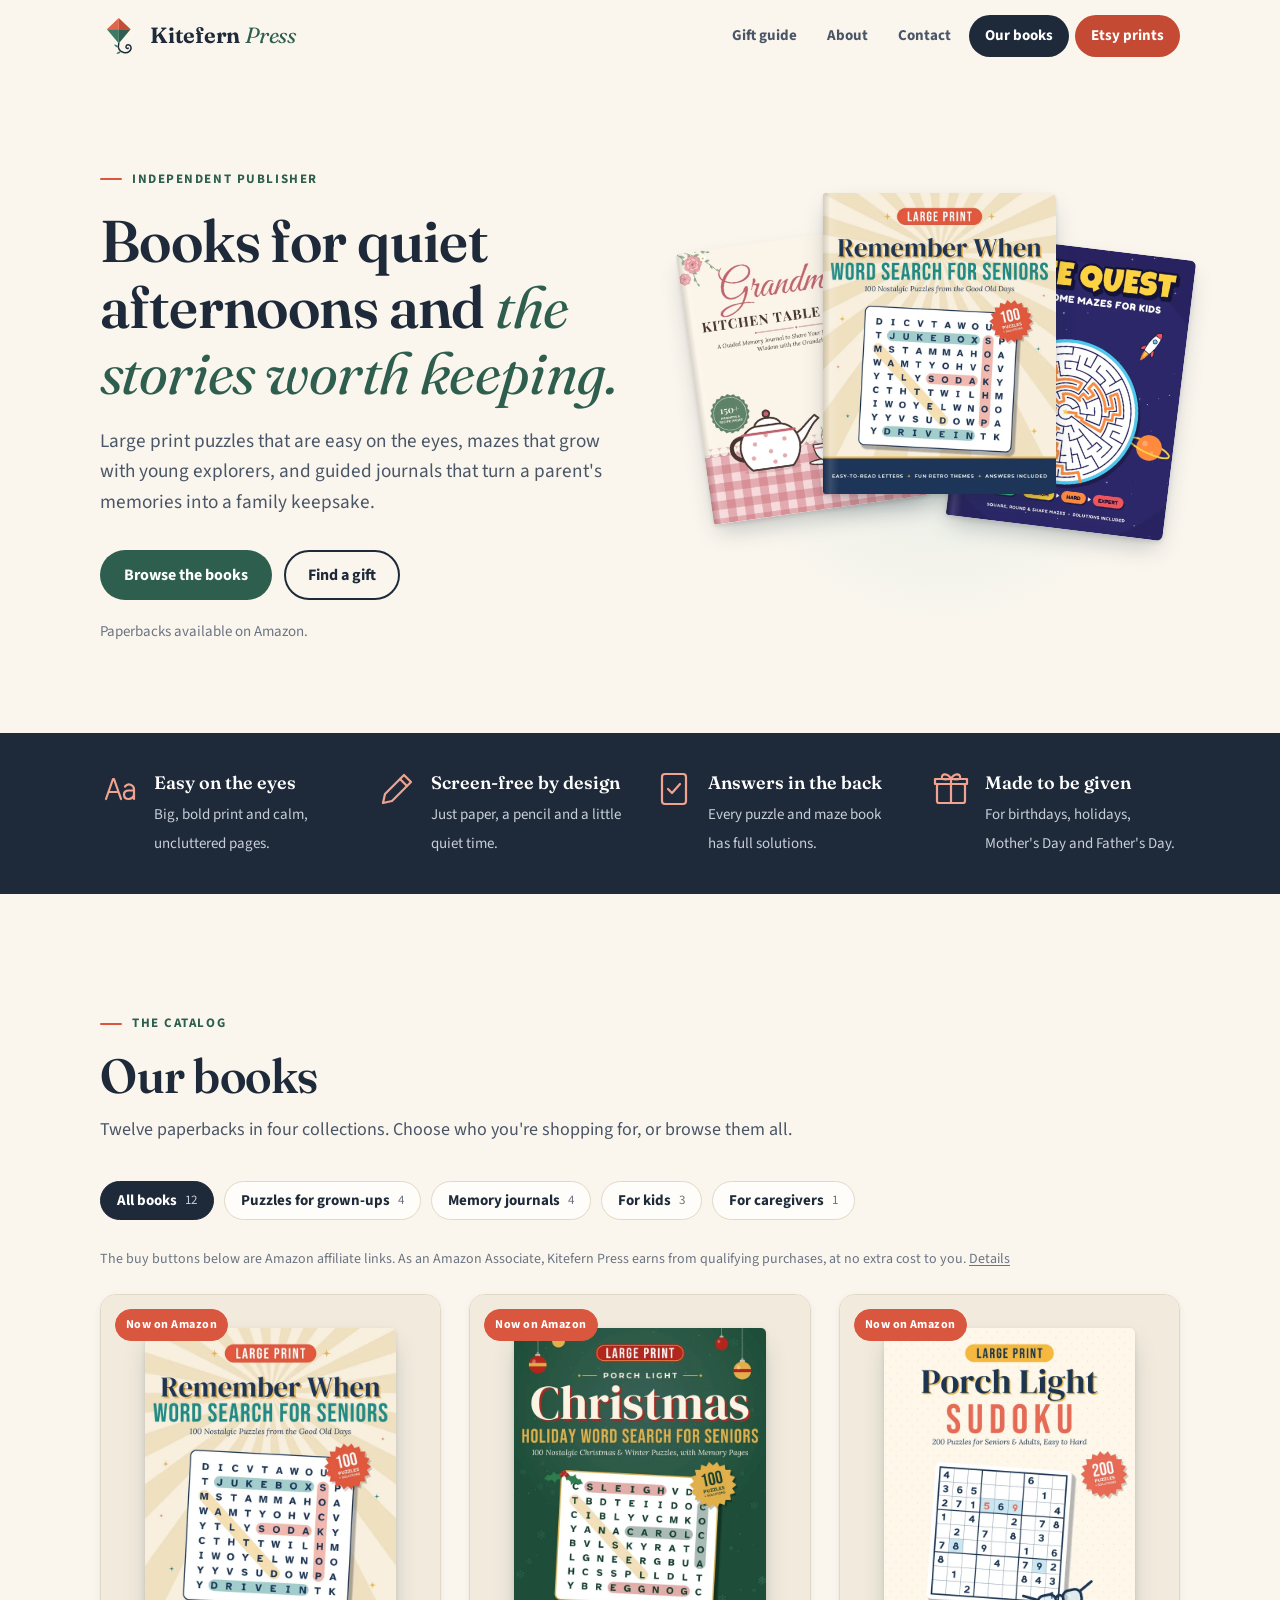
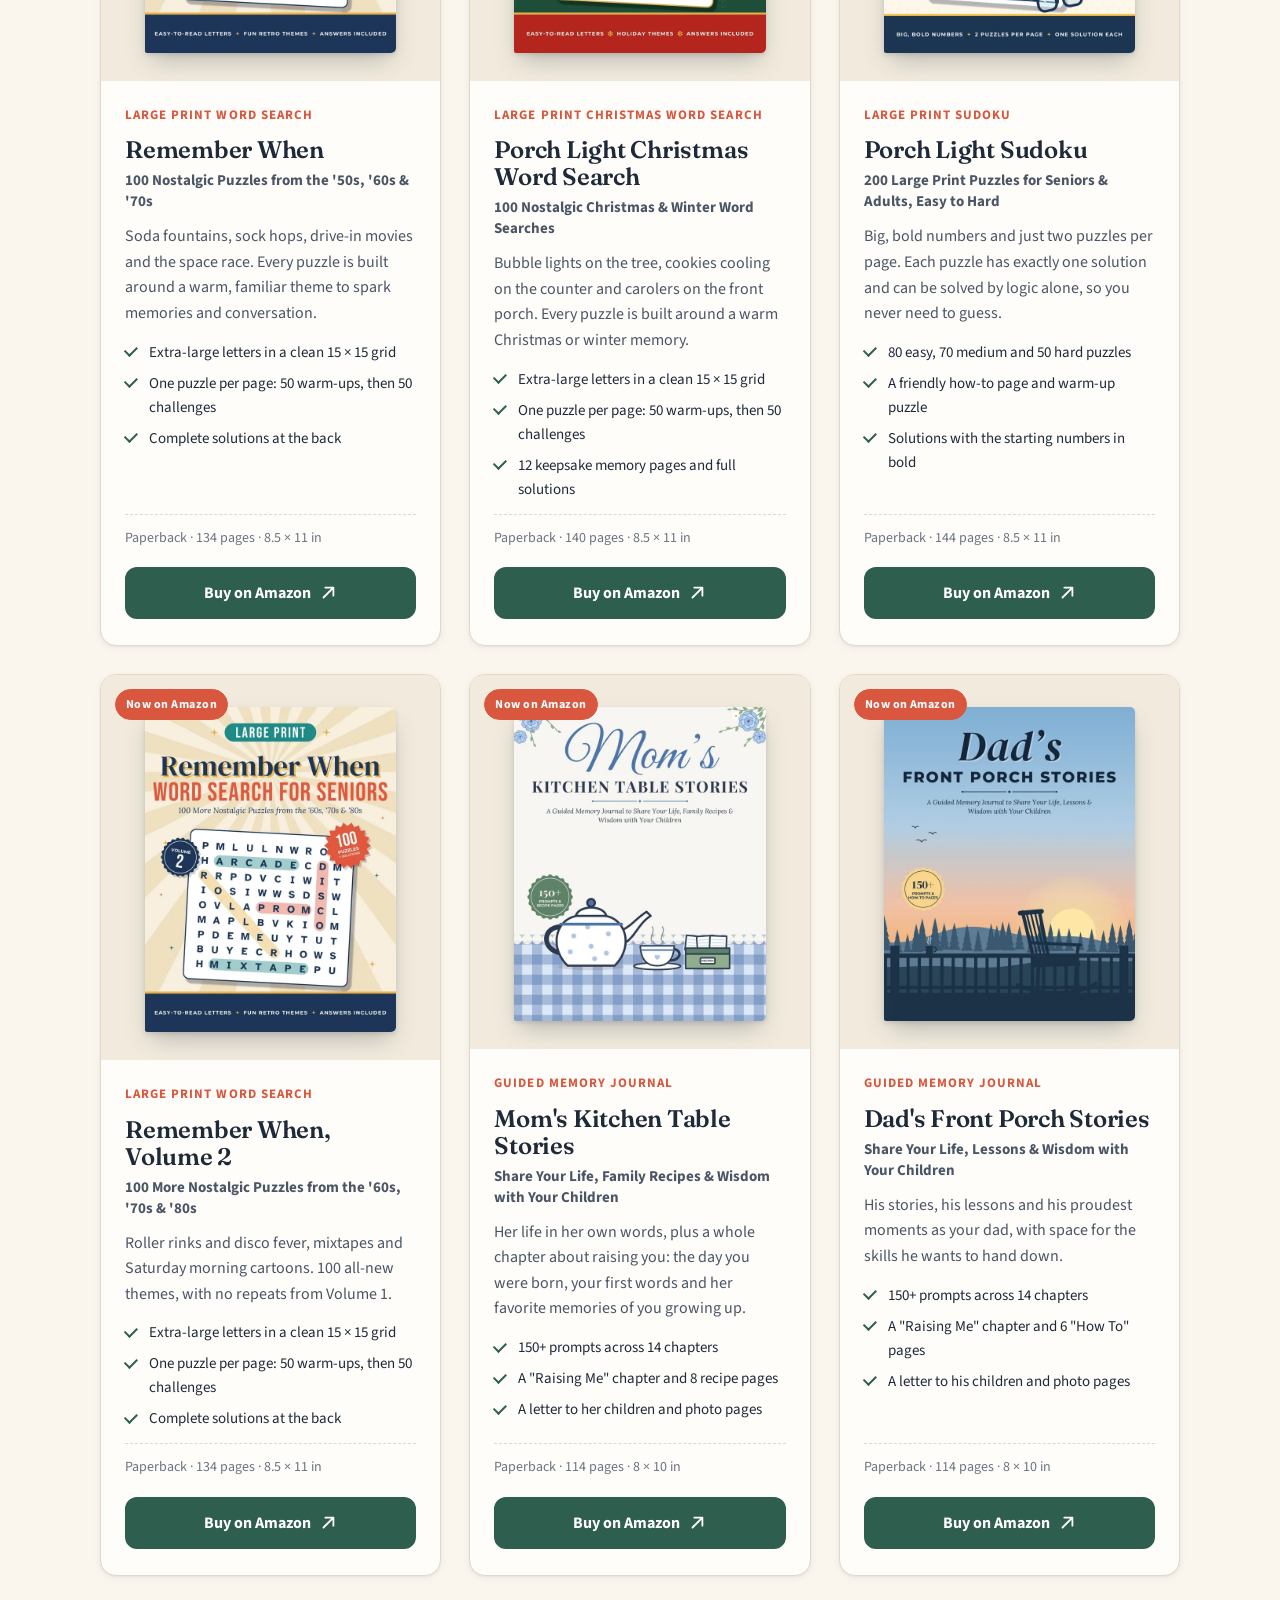
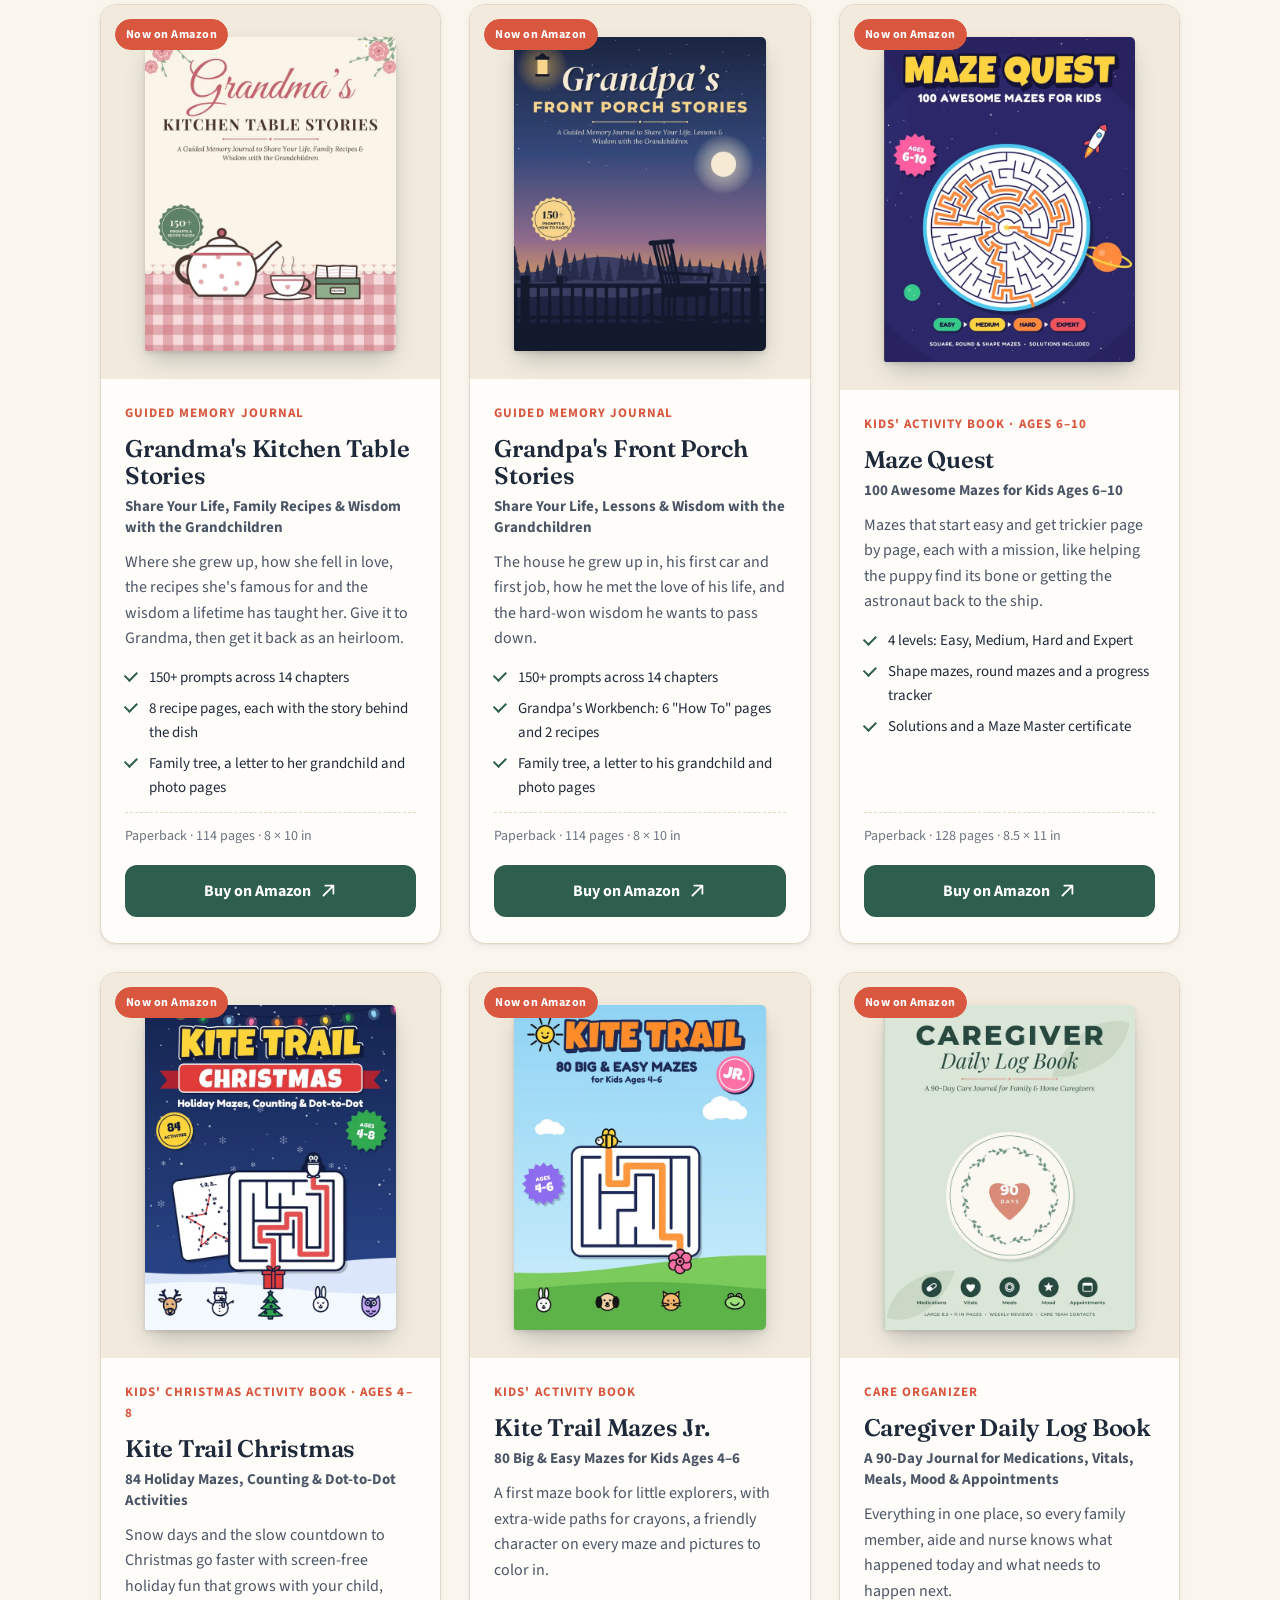
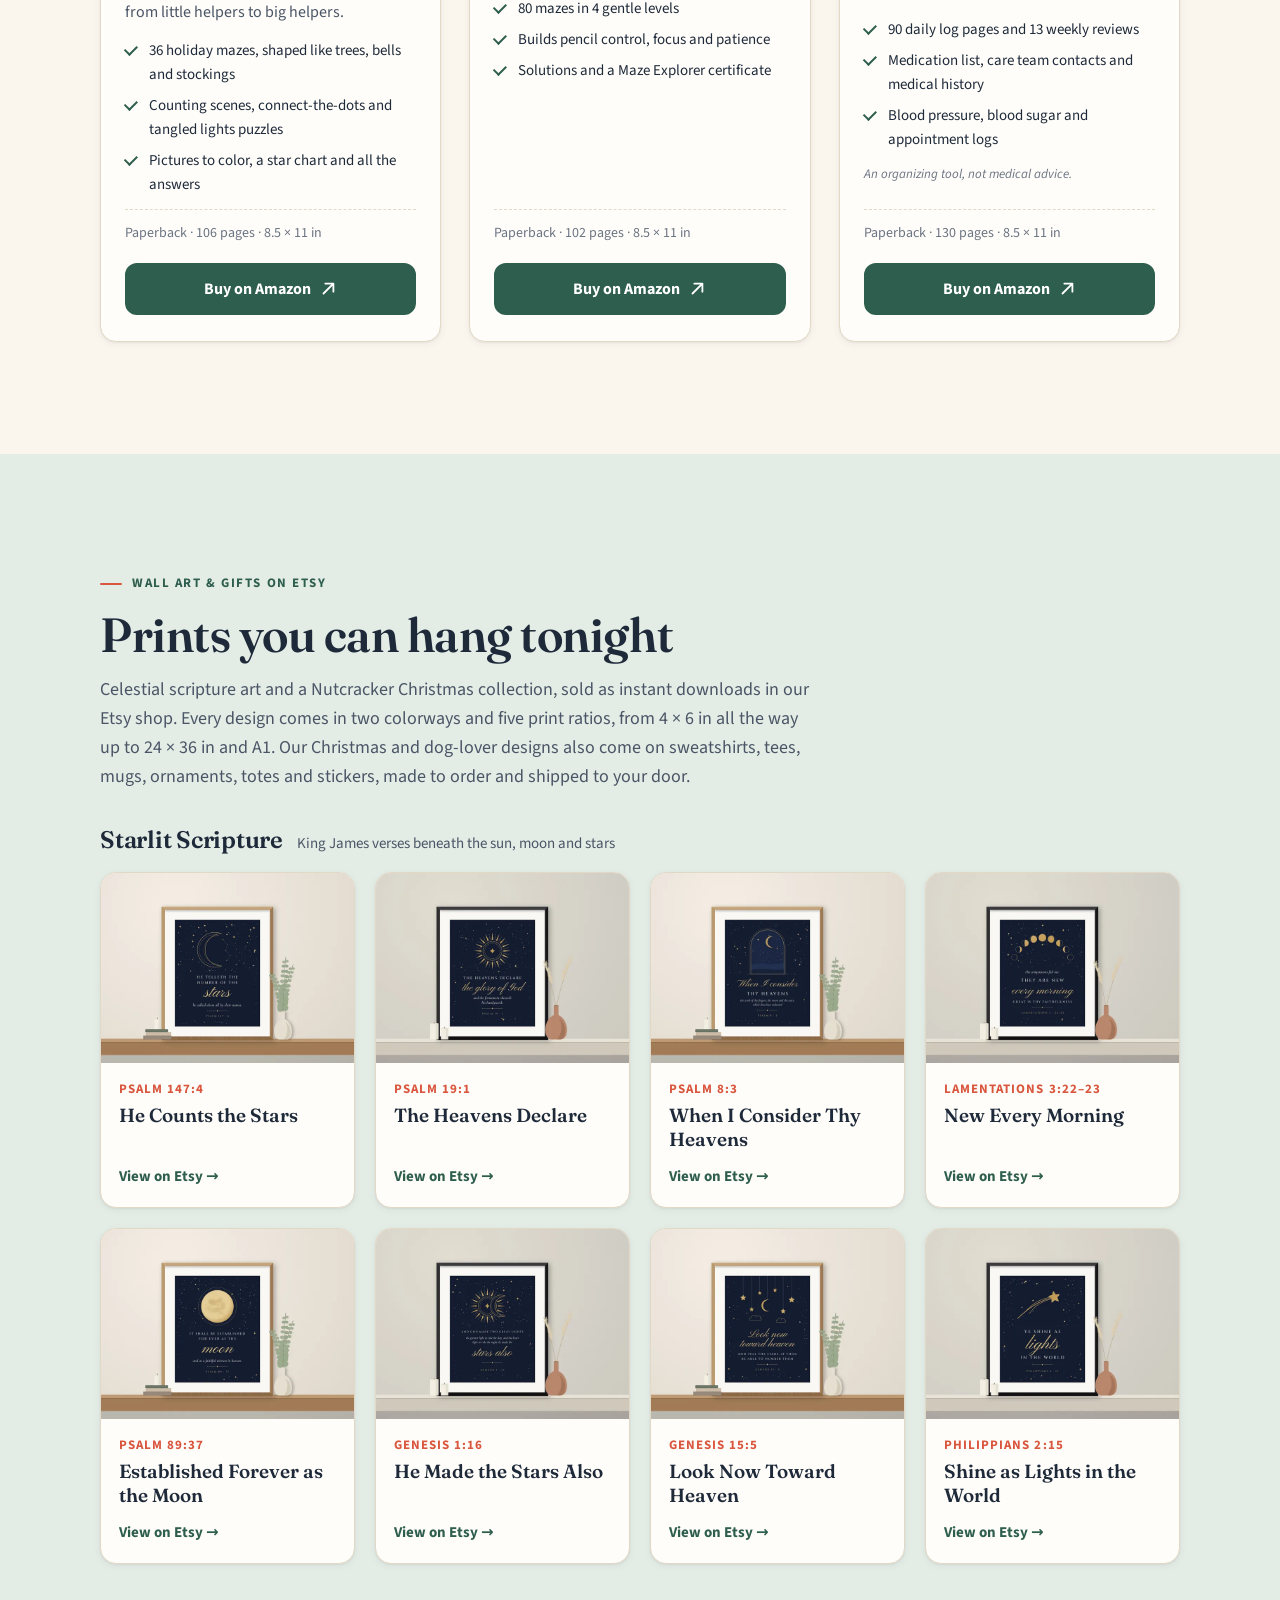
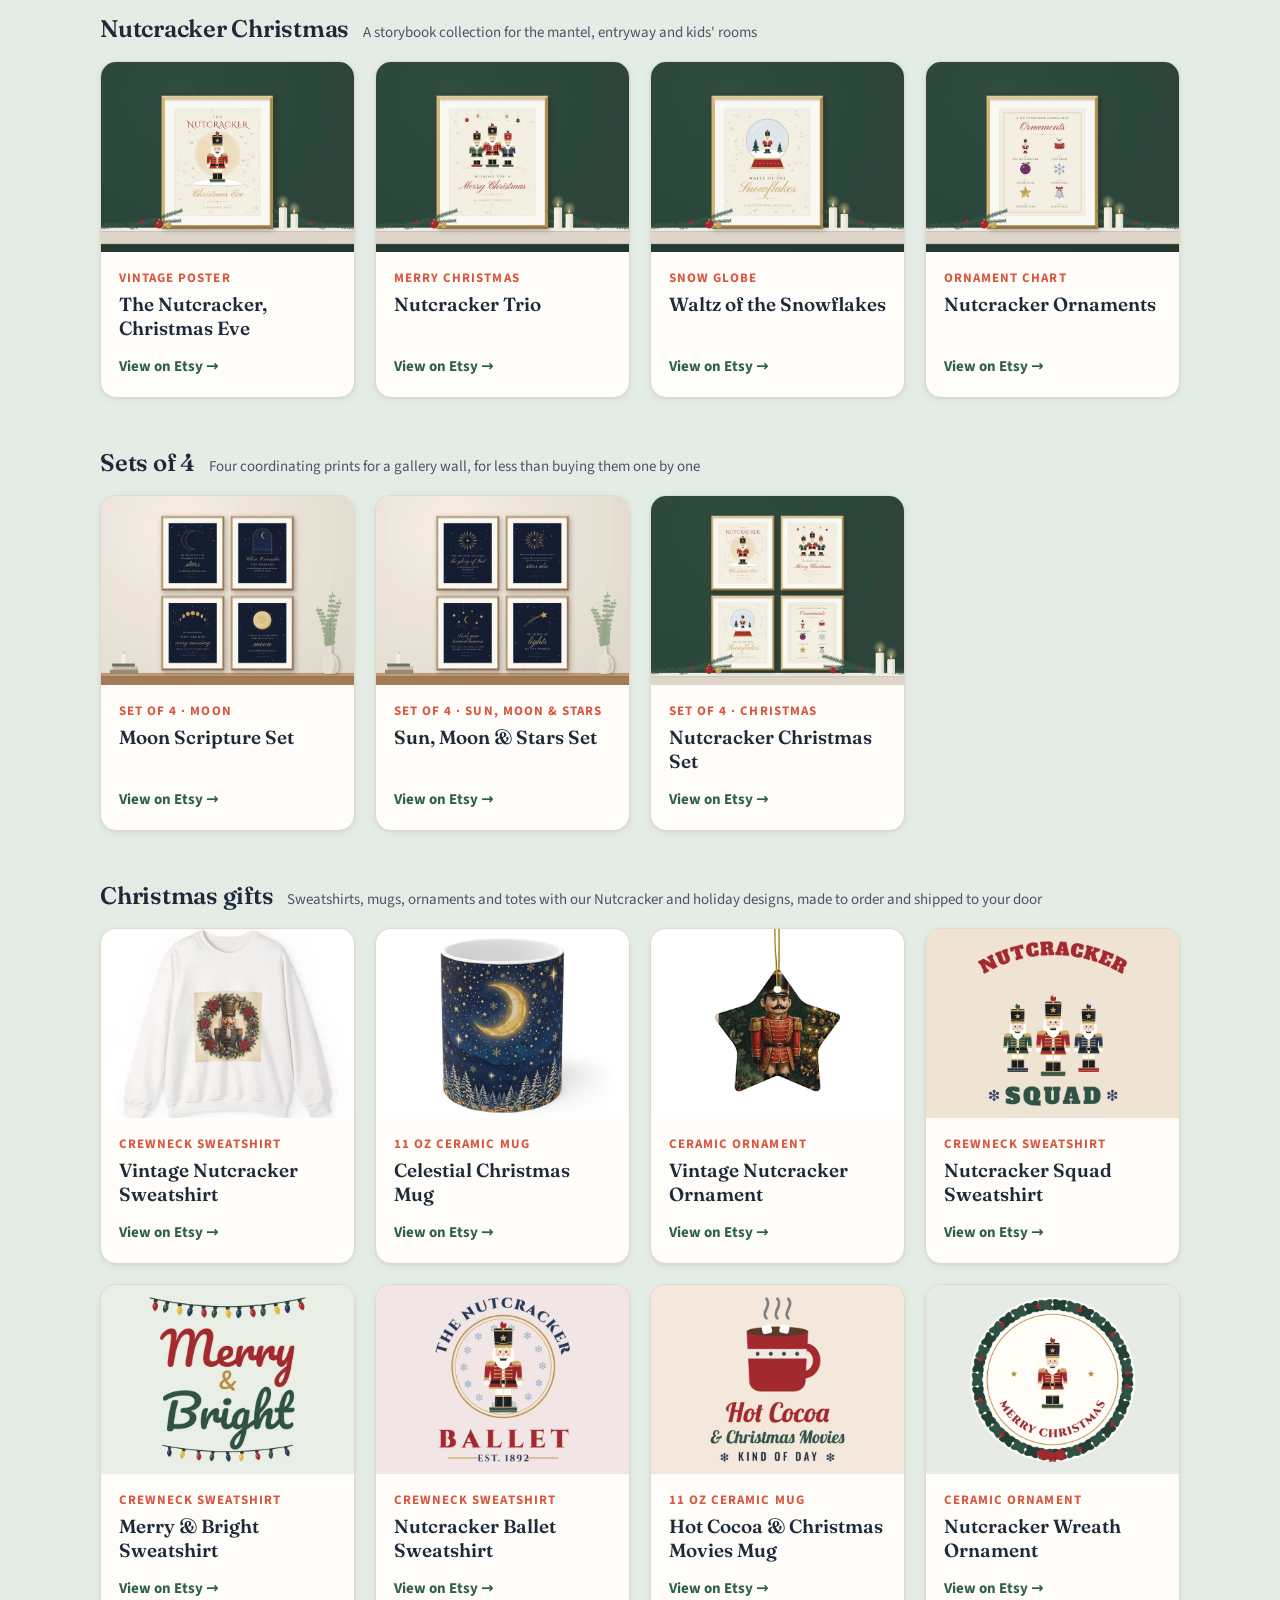
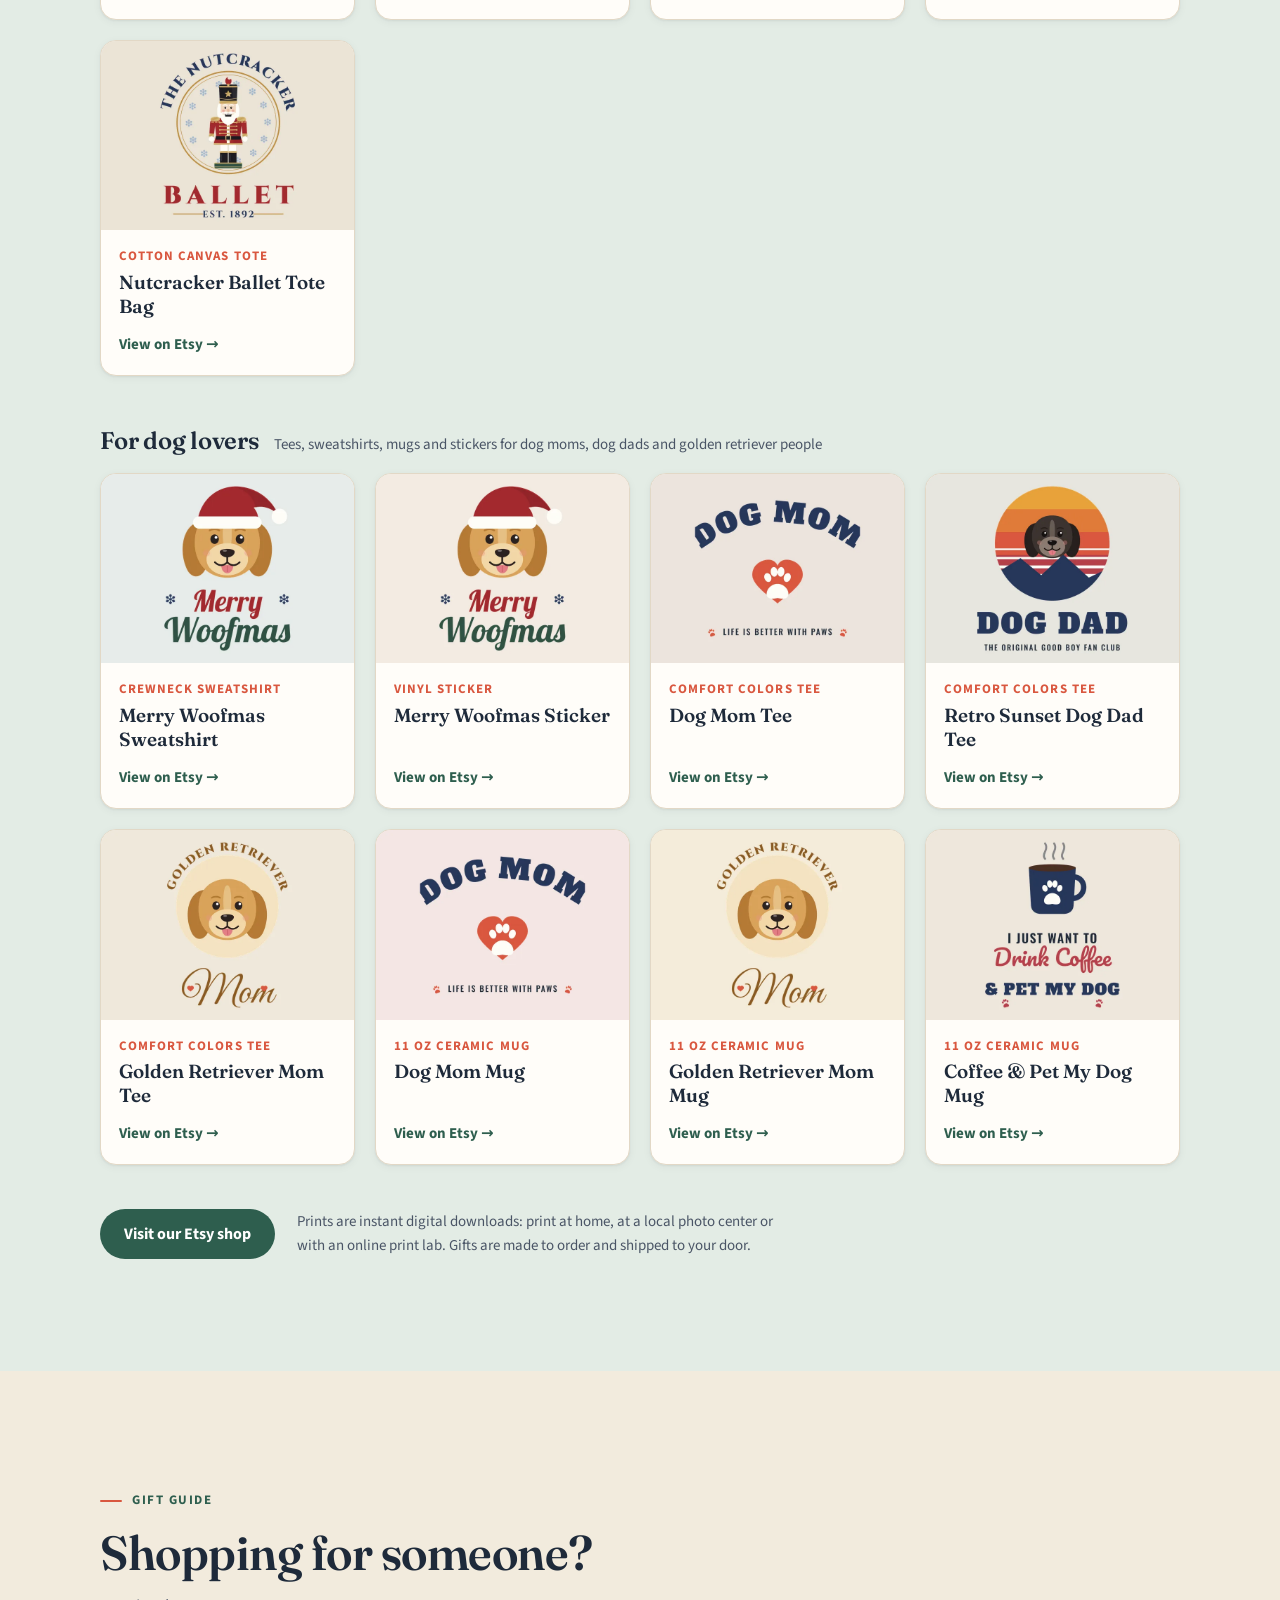
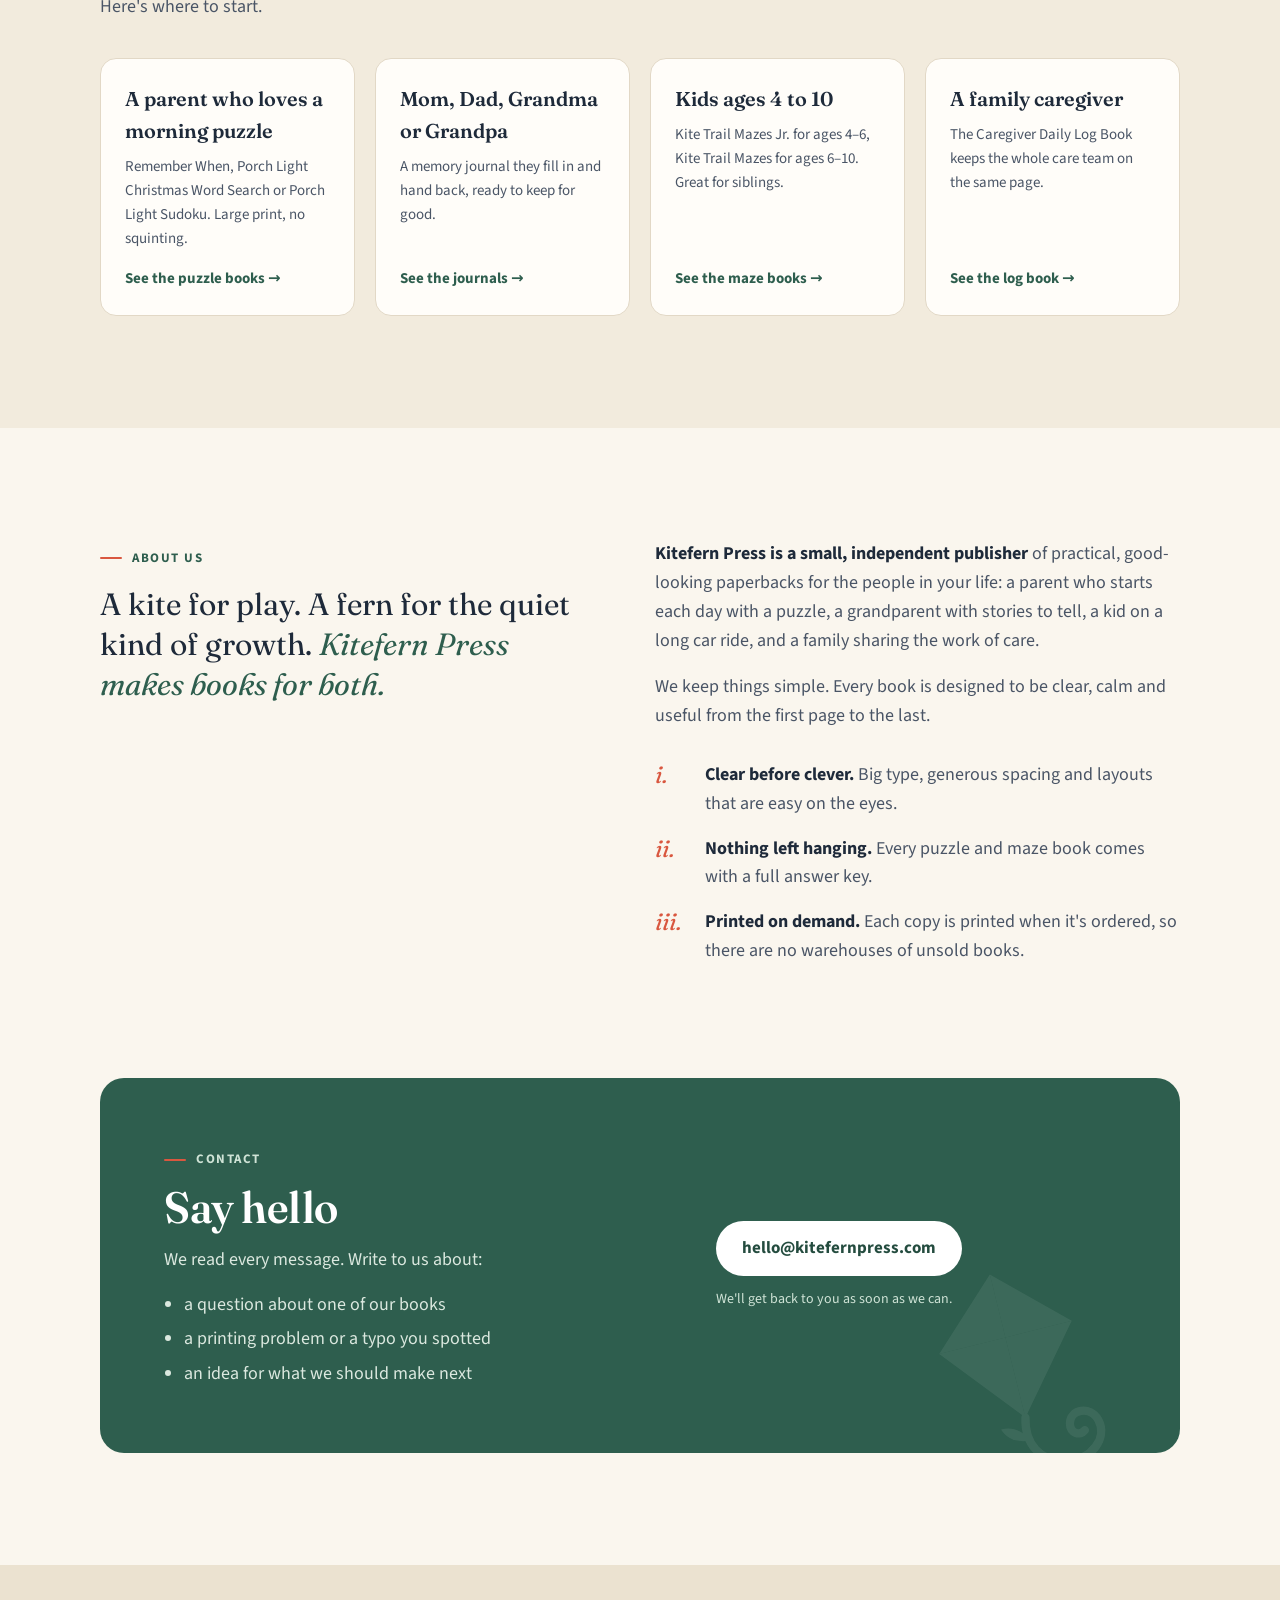
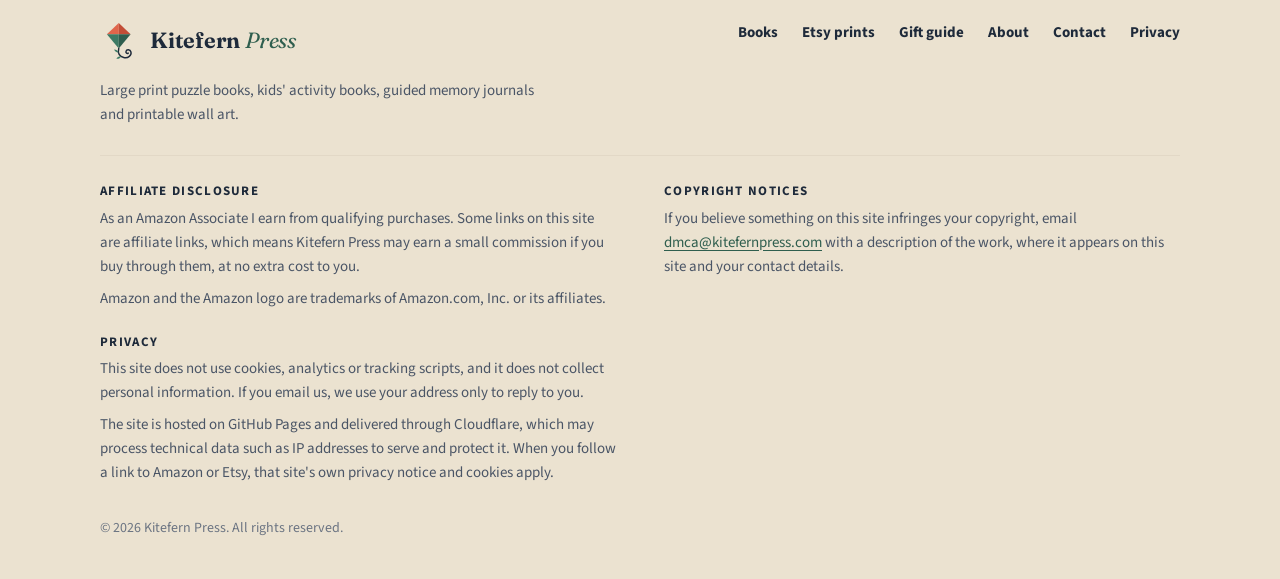
<file: index.html>
<!doctype html>
<html lang="en">
<head>
  <meta charset="utf-8">
  <meta name="viewport" content="width=device-width, initial-scale=1">
  <title>Kitefern Press | Large Print Puzzle Books, Kids' Mazes &amp; Memory Journals</title>
  <meta name="description" content="Kitefern Press is an independent publisher of large print word search and sudoku books for seniors, maze books for kids, guided memory journals for parents and grandparents, a caregiver daily log book, and printable scripture and Christmas wall art on Etsy.">
  <link rel="canonical" href="https://kitefernpress.com/">
  <meta name="theme-color" content="#faf6ee">

  <link rel="icon" href="assets/img/favicon.svg" type="image/svg+xml">
  <link rel="icon" href="assets/img/favicon-32.png" sizes="32x32" type="image/png">
  <link rel="apple-touch-icon" href="assets/img/apple-touch-icon.png">

  <meta property="og:type" content="website">
  <meta property="og:site_name" content="Kitefern Press">
  <meta property="og:title" content="Kitefern Press | Puzzle books, kids' mazes and memory journals">
  <meta property="og:description" content="Large print puzzles that are easy on the eyes, mazes for young explorers, and guided journals that turn family memories into keepsakes.">
  <meta property="og:url" content="https://kitefernpress.com/">
  <meta property="og:image" content="https://kitefernpress.com/assets/img/og-image.jpg">
  <meta property="og:image:width" content="1200">
  <meta property="og:image:height" content="630">
  <meta property="og:image:alt" content="Ten Kitefern Press book covers: word search, sudoku, maze books and memory journals">
  <meta name="twitter:card" content="summary_large_image">

  <link rel="preload" href="assets/fonts/fraunces-var.woff2" as="font" type="font/woff2" crossorigin>
  <link rel="preload" href="assets/fonts/source-sans-400-normal.woff2" as="font" type="font/woff2" crossorigin>
  <link rel="stylesheet" href="assets/css/style.css">

  <script type="application/ld+json">
  {
    "@context": "https://schema.org",
    "@graph": [
      {
        "@type": "Organization",
        "@id": "https://kitefernpress.com/#org",
        "name": "Kitefern Press",
        "url": "https://kitefernpress.com/",
        "logo": "https://kitefernpress.com/assets/img/logo-512.png",
        "email": "hello@kitefernpress.com",
        "sameAs": ["https://www.etsy.com/shop/kitefernpress"],
        "description": "Independent publisher of large print puzzle books, kids' activity books and guided memory journals."
      },
      {
        "@type": "WebSite",
        "@id": "https://kitefernpress.com/#website",
        "url": "https://kitefernpress.com/",
        "name": "Kitefern Press",
        "publisher": { "@id": "https://kitefernpress.com/#org" }
      }
    ]
  }
  </script>
  <script src="assets/js/main.js" defer></script>
</head>
<body>
  <a class="skip-link" href="#main">Skip to content</a>

  <header class="site-header">
    <div class="wrap">
      <a class="brand" href="./" aria-label="Kitefern Press home">
        <img src="assets/img/favicon.svg" alt="" width="40" height="40">
        <span class="brand-name">Kitefern <em>Press</em></span>
      </a>
      <nav class="site-nav" aria-label="Main">
        <a href="#gifts">Gift guide</a>
        <a href="#about">About</a>
        <a href="#contact">Contact</a>
        <a class="nav-cta" href="#books">Our books</a>
        <a class="nav-cta nav-cta-etsy" href="#prints">Etsy prints</a>
      </nav>
    </div>
  </header>

  <main id="main">

    <!-- ============ HERO ============ -->
    <section class="hero" aria-labelledby="hero-title">
      <div class="wrap">
        <div class="hero-copy">
          <span class="eyebrow">Independent publisher</span>
          <h1 id="hero-title">Books for quiet afternoons and <em>the stories worth keeping.</em></h1>
          <p class="hero-lede">Large print puzzles that are easy on the eyes, mazes that grow with young explorers, and guided journals that turn a parent's memories into a family keepsake.</p>
          <div class="hero-actions">
            <a class="btn btn-primary" href="#books">Browse the books</a>
            <a class="btn btn-ghost" href="#gifts">Find a gift</a>
          </div>
          <p class="hero-note">Paperbacks available on Amazon.</p>
        </div>
        <div class="hero-art" aria-hidden="true">
          <div class="hero-book b1"><img src="assets/img/covers/grandmas-kitchen-table-stories.webp" alt="" width="640" height="800"></div>
          <div class="hero-book b2"><img src="assets/img/covers/remember-when.webp" alt="" width="640" height="828"></div>
          <div class="hero-book b3"><img src="assets/img/covers/maze-quest.webp" alt="" width="640" height="828"></div>
        </div>
      </div>
    </section>

    <!-- ============ PROMISES ============ -->
    <section class="promises" aria-label="What makes our books different">
      <div class="wrap">
        <ul>
          <li>
            <svg viewBox="0 0 40 40" fill="none" stroke="currentColor" stroke-width="2.2" stroke-linecap="round" stroke-linejoin="round" aria-hidden="true"><path d="M6 30 13 10h1l7 20M8.5 23h10"/><path d="M34 30v-9.5a5 5 0 0 0-9-3M24 25.5c0-2.5 2-4 5-4h5M24 25.5c0 2.8 2 4.5 4.6 4.5 2.6 0 5.4-2 5.4-5"/></svg>
            <div><strong>Easy on the eyes</strong><span>Big, bold print and calm, uncluttered pages.</span></div>
          </li>
          <li>
            <svg viewBox="0 0 40 40" fill="none" stroke="currentColor" stroke-width="2.2" stroke-linecap="round" stroke-linejoin="round" aria-hidden="true"><path d="M27 6l7 7L15 32l-9 2 2-9L27 6Z"/><path d="M23 10l7 7"/></svg>
            <div><strong>Screen-free by design</strong><span>Just paper, a pencil and a little quiet time.</span></div>
          </li>
          <li>
            <svg viewBox="0 0 40 40" fill="none" stroke="currentColor" stroke-width="2.2" stroke-linecap="round" stroke-linejoin="round" aria-hidden="true"><rect x="8" y="5" width="24" height="30" rx="3"/><path d="M14 20l4 4 8-9"/></svg>
            <div><strong>Answers in the back</strong><span>Every puzzle and maze book has full solutions.</span></div>
          </li>
          <li>
            <svg viewBox="0 0 40 40" fill="none" stroke="currentColor" stroke-width="2.2" stroke-linecap="round" stroke-linejoin="round" aria-hidden="true"><rect x="6" y="15" width="28" height="19" rx="2"/><path d="M4 10h32v5H4zM20 10v24"/><path d="M20 10c-3-6-10-6-9-1 .6 2.6 5 1 9 1ZM20 10c3-6 10-6 9-1-.6 2.6-5 1-9 1Z"/></svg>
            <div><strong>Made to be given</strong><span>For birthdays, holidays, Mother's Day and Father's Day.</span></div>
          </li>
        </ul>
      </div>
    </section>

    <!-- ============ BOOKS ============ -->
    <section class="section" id="books" aria-labelledby="books-title">
      <div class="wrap">
        <div class="section-head">
          <span class="eyebrow">The catalog</span>
          <h2 id="books-title">Our books</h2>
          <p>Twelve paperbacks in four collections. Choose who you're shopping for, or browse them all.</p>
        </div>

        <div class="filters" role="group" aria-label="Filter books by collection">
          <button class="chip" type="button" data-filter="all" aria-pressed="true">All books <span class="count">12</span></button>
          <button class="chip" type="button" data-filter="puzzles" aria-pressed="false">Puzzles for grown-ups <span class="count">4</span></button>
          <button class="chip" type="button" data-filter="journals" aria-pressed="false">Memory journals <span class="count">4</span></button>
          <button class="chip" type="button" data-filter="kids" aria-pressed="false">For kids <span class="count">3</span></button>
          <button class="chip" type="button" data-filter="care" aria-pressed="false">For caregivers <span class="count">1</span></button>
        </div>
        <p id="filter-status" class="visually-hidden" aria-live="polite"></p>
        <p class="affiliate-note">The buy buttons below are Amazon affiliate links. As an Amazon Associate, Kitefern Press earns from qualifying purchases, at no extra cost to you. <a href="#disclosure">Details</a></p>

        <!--
          HOW TO ADD YOUR AMAZON LINKS
          Each book has one line like:  <a class="buy" href="" ...>
          Paste the Amazon link between the quotes, e.g. href="https://amzn.to/abc123"
          The button switches from "Coming soon" to "Buy on Amazon" by itself,
          and the book moves up with the other available books automatically.
        -->
        <div class="book-grid">

          <!-- ===== 1. Remember When (live on Amazon; published under its original title) ===== -->
          <article class="book" id="remember-when" data-collection="puzzles">
            <div class="book-cover">
              <span class="badge new">Now on Amazon</span>
              <img src="assets/img/covers/remember-when.webp" alt="Cover of Remember When: Large Print Word Search for Seniors" width="640" height="828" loading="lazy" decoding="async">
            </div>
            <div class="book-body">
              <span class="book-kicker">Large print word search</span>
              <h3>Remember When <small>100 Nostalgic Puzzles from the '50s, '60s &amp; '70s</small></h3>
              <p class="book-desc">Soda fountains, sock hops, drive-in movies and the space race. Every puzzle is built around a warm, familiar theme to spark memories and conversation.</p>
              <ul class="book-points">
                <li>Extra-large letters in a clean 15 × 15 grid</li>
                <li>One puzzle per page: 50 warm-ups, then 50 challenges</li>
                <li>Complete solutions at the back</li>
              </ul>
              <p class="book-meta">Paperback · 134 pages · 8.5 × 11 in</p>
              <a class="buy" href="https://link.amazon/B04umZrUN" target="_blank" rel="sponsored noopener">
                <span class="when-live">Buy on Amazon</span><svg viewBox="0 0 20 20" fill="none" stroke="currentColor" stroke-width="2" stroke-linecap="round" stroke-linejoin="round" aria-hidden="true"><path d="M7 4h9v9M16 4 5 15"/></svg>
                <span class="when-soon">Coming soon to Amazon</span>
              </a>
            </div>
          </article>

          <!-- ===== Porch Light Christmas Word Search (book 11; live on Amazon Oct 2026) ===== -->
          <article class="book" id="porch-light-christmas" data-collection="puzzles">
            <div class="book-cover">
              <span class="badge new">Now on Amazon</span>
              <img src="assets/img/covers/porch-light-christmas.webp" alt="Cover of Porch Light Christmas Word Search: Large Print Holiday Puzzles for Seniors" width="640" height="828" loading="lazy" decoding="async">
            </div>
            <div class="book-body">
              <span class="book-kicker">Large print Christmas word search</span>
              <h3>Porch Light Christmas Word Search <small>100 Nostalgic Christmas &amp; Winter Word Searches</small></h3>
              <p class="book-desc">Bubble lights on the tree, cookies cooling on the counter and carolers on the front porch. Every puzzle is built around a warm Christmas or winter memory.</p>
              <ul class="book-points">
                <li>Extra-large letters in a clean 15 × 15 grid</li>
                <li>One puzzle per page: 50 warm-ups, then 50 challenges</li>
                <li>12 keepsake memory pages and full solutions</li>
              </ul>
              <p class="book-meta">Paperback · 140 pages · 8.5 × 11 in</p>
              <a class="buy" href="https://link.amazon/B04WmYMjd" target="_blank" rel="sponsored noopener">
                <span class="when-live">Buy on Amazon</span><svg viewBox="0 0 20 20" fill="none" stroke="currentColor" stroke-width="2" stroke-linecap="round" stroke-linejoin="round" aria-hidden="true"><path d="M7 4h9v9M16 4 5 15"/></svg>
                <span class="when-soon">Coming soon to Amazon</span>
              </a>
            </div>
          </article>

          <!-- ===== 3. Porch Light Sudoku (live on Amazon Oct 4, 2026) ===== -->
          <article class="book" id="porch-light-sudoku" data-collection="puzzles">
            <div class="book-cover">
              <span class="badge new">Now on Amazon</span>
              <img src="assets/img/covers/porch-light-sudoku.webp" alt="Cover of Porch Light Sudoku: 200 Large Print Puzzles" width="640" height="828" loading="lazy" decoding="async">
            </div>
            <div class="book-body">
              <span class="book-kicker">Large print sudoku</span>
              <h3>Porch Light Sudoku <small>200 Large Print Puzzles for Seniors &amp; Adults, Easy to Hard</small></h3>
              <p class="book-desc">Big, bold numbers and just two puzzles per page. Each puzzle has exactly one solution and can be solved by logic alone, so you never need to guess.</p>
              <ul class="book-points">
                <li>80 easy, 70 medium and 50 hard puzzles</li>
                <li>A friendly how-to page and warm-up puzzle</li>
                <li>Solutions with the starting numbers in bold</li>
              </ul>
              <p class="book-meta">Paperback · 144 pages · 8.5 × 11 in</p>
              <a class="buy" href="https://link.amazon/B0igZi7I3" target="_blank" rel="sponsored noopener">
                <span class="when-live">Buy on Amazon</span><svg viewBox="0 0 20 20" fill="none" stroke="currentColor" stroke-width="2" stroke-linecap="round" stroke-linejoin="round" aria-hidden="true"><path d="M7 4h9v9M16 4 5 15"/></svg>
                <span class="when-soon">Coming soon to Amazon</span>
              </a>
            </div>
          </article>

          <!-- ===== 2. Remember When, Volume 2 (live on Amazon; published under its original title) ===== -->
          <article class="book" id="porch-light-word-search-2" data-collection="puzzles">
            <div class="book-cover">
              <span class="badge new">Now on Amazon</span>
              <img src="assets/img/covers/remember-when-vol-2.webp" alt="Cover of Remember When, Volume 2: Large Print Word Search for Seniors" width="640" height="828" loading="lazy" decoding="async">
            </div>
            <div class="book-body">
              <span class="book-kicker">Large print word search</span>
              <h3>Remember When, Volume 2 <small>100 More Nostalgic Puzzles from the '60s, '70s &amp; '80s</small></h3>
              <p class="book-desc">Roller rinks and disco fever, mixtapes and Saturday morning cartoons. 100 all-new themes, with no repeats from Volume 1.</p>
              <ul class="book-points">
                <li>Extra-large letters in a clean 15 × 15 grid</li>
                <li>One puzzle per page: 50 warm-ups, then 50 challenges</li>
                <li>Complete solutions at the back</li>
              </ul>
              <p class="book-meta">Paperback · 134 pages · 8.5 × 11 in</p>
              <a class="buy" href="https://link.amazon/B0bXygqw2" target="_blank" rel="sponsored noopener">
                <span class="when-live">Buy on Amazon</span><svg viewBox="0 0 20 20" fill="none" stroke="currentColor" stroke-width="2" stroke-linecap="round" stroke-linejoin="round" aria-hidden="true"><path d="M7 4h9v9M16 4 5 15"/></svg>
                <span class="when-soon">Coming soon to Amazon</span>
              </a>
            </div>
          </article>

          <!-- ===== 6. Mom's Kitchen Table Stories ===== -->
          <article class="book" id="moms-kitchen-table-stories" data-collection="journals">
            <div class="book-cover">
              <span class="badge new">Now on Amazon</span>
              <img src="assets/img/covers/moms-kitchen-table-stories.webp" alt="Cover of Mom's Kitchen Table Stories: A Guided Memory Journal" width="640" height="800" loading="lazy" decoding="async">
            </div>
            <div class="book-body">
              <span class="book-kicker">Guided memory journal</span>
              <h3>Mom's Kitchen Table Stories <small>Share Your Life, Family Recipes &amp; Wisdom with Your Children</small></h3>
              <p class="book-desc">Her life in her own words, plus a whole chapter about raising you: the day you were born, your first words and her favorite memories of you growing up.</p>
              <ul class="book-points">
                <li>150+ prompts across 14 chapters</li>
                <li>A "Raising Me" chapter and 8 recipe pages</li>
                <li>A letter to her children and photo pages</li>
              </ul>
              <p class="book-meta">Paperback · 114 pages · 8 × 10 in</p>
              <a class="buy" href="https://link.amazon/B07p9E4mK" target="_blank" rel="sponsored noopener">
                <span class="when-live">Buy on Amazon</span><svg viewBox="0 0 20 20" fill="none" stroke="currentColor" stroke-width="2" stroke-linecap="round" stroke-linejoin="round" aria-hidden="true"><path d="M7 4h9v9M16 4 5 15"/></svg>
                <span class="when-soon">Coming soon to Amazon</span>
              </a>
            </div>
          </article>

          <!-- ===== 7. Dad's Front Porch Stories ===== -->
          <article class="book" id="dads-front-porch-stories" data-collection="journals">
            <div class="book-cover">
              <span class="badge new">Now on Amazon</span>
              <img src="assets/img/covers/dads-front-porch-stories.webp" alt="Cover of Dad's Front Porch Stories: A Guided Memory Journal" width="640" height="800" loading="lazy" decoding="async">
            </div>
            <div class="book-body">
              <span class="book-kicker">Guided memory journal</span>
              <h3>Dad's Front Porch Stories <small>Share Your Life, Lessons &amp; Wisdom with Your Children</small></h3>
              <p class="book-desc">His stories, his lessons and his proudest moments as your dad, with space for the skills he wants to hand down.</p>
              <ul class="book-points">
                <li>150+ prompts across 14 chapters</li>
                <li>A "Raising Me" chapter and 6 "How To" pages</li>
                <li>A letter to his children and photo pages</li>
              </ul>
              <p class="book-meta">Paperback · 114 pages · 8 × 10 in</p>
              <a class="buy" href="https://link.amazon/B0ho49bj0" target="_blank" rel="sponsored noopener">
                <span class="when-live">Buy on Amazon</span><svg viewBox="0 0 20 20" fill="none" stroke="currentColor" stroke-width="2" stroke-linecap="round" stroke-linejoin="round" aria-hidden="true"><path d="M7 4h9v9M16 4 5 15"/></svg>
                <span class="when-soon">Coming soon to Amazon</span>
              </a>
            </div>
          </article>

          <!-- ===== 4. Grandma's Kitchen Table Stories ===== -->
          <article class="book" id="grandmas-kitchen-table-stories" data-collection="journals">
            <div class="book-cover">
              <span class="badge new">Now on Amazon</span>
              <img src="assets/img/covers/grandmas-kitchen-table-stories.webp" alt="Cover of Grandma's Kitchen Table Stories: A Guided Memory Journal" width="640" height="800" loading="lazy" decoding="async">
            </div>
            <div class="book-body">
              <span class="book-kicker">Guided memory journal</span>
              <h3>Grandma's Kitchen Table Stories <small>Share Your Life, Family Recipes &amp; Wisdom with the Grandchildren</small></h3>
              <p class="book-desc">Where she grew up, how she fell in love, the recipes she's famous for and the wisdom a lifetime has taught her. Give it to Grandma, then get it back as an heirloom.</p>
              <ul class="book-points">
                <li>150+ prompts across 14 chapters</li>
                <li>8 recipe pages, each with the story behind the dish</li>
                <li>Family tree, a letter to her grandchild and photo pages</li>
              </ul>
              <p class="book-meta">Paperback · 114 pages · 8 × 10 in</p>
              <a class="buy" href="https://link.amazon/B0g5S3Y6p" target="_blank" rel="sponsored noopener">
                <span class="when-live">Buy on Amazon</span><svg viewBox="0 0 20 20" fill="none" stroke="currentColor" stroke-width="2" stroke-linecap="round" stroke-linejoin="round" aria-hidden="true"><path d="M7 4h9v9M16 4 5 15"/></svg>
                <span class="when-soon">Coming soon to Amazon</span>
              </a>
            </div>
          </article>

          <!-- ===== 5. Grandpa's Front Porch Stories ===== -->
          <article class="book" id="grandpas-front-porch-stories" data-collection="journals">
            <div class="book-cover">
              <span class="badge new">Now on Amazon</span>
              <img src="assets/img/covers/grandpas-front-porch-stories.webp" alt="Cover of Grandpa's Front Porch Stories: A Guided Memory Journal" width="640" height="800" loading="lazy" decoding="async">
            </div>
            <div class="book-body">
              <span class="book-kicker">Guided memory journal</span>
              <h3>Grandpa's Front Porch Stories <small>Share Your Life, Lessons &amp; Wisdom with the Grandchildren</small></h3>
              <p class="book-desc">The house he grew up in, his first car and first job, how he met the love of his life, and the hard-won wisdom he wants to pass down.</p>
              <ul class="book-points">
                <li>150+ prompts across 14 chapters</li>
                <li>Grandpa's Workbench: 6 "How To" pages and 2 recipes</li>
                <li>Family tree, a letter to his grandchild and photo pages</li>
              </ul>
              <p class="book-meta">Paperback · 114 pages · 8 × 10 in</p>
              <a class="buy" href="https://link.amazon/B0i0Vc4tL" target="_blank" rel="sponsored noopener">
                <span class="when-live">Buy on Amazon</span><svg viewBox="0 0 20 20" fill="none" stroke="currentColor" stroke-width="2" stroke-linecap="round" stroke-linejoin="round" aria-hidden="true"><path d="M7 4h9v9M16 4 5 15"/></svg>
                <span class="when-soon">Coming soon to Amazon</span>
              </a>
            </div>
          </article>

          <!-- ===== 8. Maze Quest (live on Amazon; published under its original title, Kite Trail Mazes is the renamed edition) ===== -->
          <article class="book" id="maze-quest" data-collection="kids">
            <div class="book-cover">
              <span class="badge new">Now on Amazon</span>
              <img src="assets/img/covers/maze-quest.webp" alt="Cover of Maze Quest: 100 Awesome Mazes for Kids Ages 6-10" width="640" height="828" loading="lazy" decoding="async">
            </div>
            <div class="book-body">
              <span class="book-kicker">Kids' activity book · Ages 6–10</span>
              <h3>Maze Quest <small>100 Awesome Mazes for Kids Ages 6–10</small></h3>
              <p class="book-desc">Mazes that start easy and get trickier page by page, each with a mission, like helping the puppy find its bone or getting the astronaut back to the ship.</p>
              <ul class="book-points">
                <li>4 levels: Easy, Medium, Hard and Expert</li>
                <li>Shape mazes, round mazes and a progress tracker</li>
                <li>Solutions and a Maze Master certificate</li>
              </ul>
              <p class="book-meta">Paperback · 128 pages · 8.5 × 11 in</p>
              <a class="buy" href="https://link.amazon/B04xmQUkY" target="_blank" rel="sponsored noopener">
                <span class="when-live">Buy on Amazon</span><svg viewBox="0 0 20 20" fill="none" stroke="currentColor" stroke-width="2" stroke-linecap="round" stroke-linejoin="round" aria-hidden="true"><path d="M7 4h9v9M16 4 5 15"/></svg>
                <span class="when-soon">Coming soon to Amazon</span>
              </a>
            </div>
          </article>

          <!-- ===== Kite Trail Christmas (book 12; live on Amazon Oct 2026) ===== -->
          <article class="book" id="kite-trail-christmas" data-collection="kids">
            <div class="book-cover">
              <span class="badge new">Now on Amazon</span>
              <img src="assets/img/covers/kite-trail-christmas.webp" alt="Cover of Kite Trail Christmas: Holiday Mazes, Counting and Dot-to-Dot for Kids Ages 4-8" width="640" height="828" loading="lazy" decoding="async">
            </div>
            <div class="book-body">
              <span class="book-kicker">Kids' Christmas activity book · Ages 4–8</span>
              <h3>Kite Trail Christmas <small>84 Holiday Mazes, Counting &amp; Dot-to-Dot Activities</small></h3>
              <p class="book-desc">Snow days and the slow countdown to Christmas go faster with screen-free holiday fun that grows with your child, from little helpers to big helpers.</p>
              <ul class="book-points">
                <li>36 holiday mazes, shaped like trees, bells and stockings</li>
                <li>Counting scenes, connect-the-dots and tangled lights puzzles</li>
                <li>Pictures to color, a star chart and all the answers</li>
              </ul>
              <p class="book-meta">Paperback · 106 pages · 8.5 × 11 in</p>
              <a class="buy" href="https://link.amazon/B04Ikxg1X" target="_blank" rel="sponsored noopener">
                <span class="when-live">Buy on Amazon</span><svg viewBox="0 0 20 20" fill="none" stroke="currentColor" stroke-width="2" stroke-linecap="round" stroke-linejoin="round" aria-hidden="true"><path d="M7 4h9v9M16 4 5 15"/></svg>
                <span class="when-soon">Coming soon to Amazon</span>
              </a>
            </div>
          </article>

          <!-- ===== Kite Trail Mazes Jr. (book 08; live on Amazon Oct 2026) ===== -->
          <article class="book" id="kite-trail-mazes-jr" data-collection="kids">
            <div class="book-cover">
              <span class="badge new">Now on Amazon</span>
              <img src="assets/img/covers/kite-trail-mazes-jr.webp" alt="Cover of Kite Trail Mazes Jr.: 80 Big and Easy Mazes for Kids Ages 4-6" width="640" height="828" loading="lazy" decoding="async">
            </div>
            <div class="book-body">
              <span class="book-kicker">Kids' activity book</span>
              <h3>Kite Trail Mazes Jr. <small>80 Big &amp; Easy Mazes for Kids Ages 4–6</small></h3>
              <p class="book-desc">A first maze book for little explorers, with extra-wide paths for crayons, a friendly character on every maze and pictures to color in.</p>
              <ul class="book-points">
                <li>80 mazes in 4 gentle levels</li>
                <li>Builds pencil control, focus and patience</li>
                <li>Solutions and a Maze Explorer certificate</li>
              </ul>
              <p class="book-meta">Paperback · 102 pages · 8.5 × 11 in</p>
              <a class="buy" href="https://link.amazon/B0hsPpo1i" target="_blank" rel="sponsored noopener">
                <span class="when-live">Buy on Amazon</span><svg viewBox="0 0 20 20" fill="none" stroke="currentColor" stroke-width="2" stroke-linecap="round" stroke-linejoin="round" aria-hidden="true"><path d="M7 4h9v9M16 4 5 15"/></svg>
                <span class="when-soon">Coming soon to Amazon</span>
              </a>
            </div>
          </article>

          <!-- ===== 10. Caregiver Daily Log Book ===== -->
          <article class="book" id="caregiver-daily-log-book" data-collection="care">
            <div class="book-cover">
              <span class="badge new">Now on Amazon</span>
              <img src="assets/img/covers/caregiver-daily-log-book.webp" alt="Cover of Caregiver Daily Log Book: A 90-Day Care Journal" width="640" height="828" loading="lazy" decoding="async">
            </div>
            <div class="book-body">
              <span class="book-kicker">Care organizer</span>
              <h3>Caregiver Daily Log Book <small>A 90-Day Journal for Medications, Vitals, Meals, Mood &amp; Appointments</small></h3>
              <p class="book-desc">Everything in one place, so every family member, aide and nurse knows what happened today and what needs to happen next.</p>
              <ul class="book-points">
                <li>90 daily log pages and 13 weekly reviews</li>
                <li>Medication list, care team contacts and medical history</li>
                <li>Blood pressure, blood sugar and appointment logs</li>
              </ul>
              <p class="book-note">An organizing tool, not medical advice.</p>
              <p class="book-meta">Paperback · 130 pages · 8.5 × 11 in</p>
              <a class="buy" href="https://link.amazon/B0ad27NmM" target="_blank" rel="sponsored noopener">
                <span class="when-live">Buy on Amazon</span><svg viewBox="0 0 20 20" fill="none" stroke="currentColor" stroke-width="2" stroke-linecap="round" stroke-linejoin="round" aria-hidden="true"><path d="M7 4h9v9M16 4 5 15"/></svg>
                <span class="when-soon">Coming soon to Amazon</span>
              </a>
            </div>
          </article>
        </div>
      </div>
    </section>

    <!-- ============ PRINTABLE WALL ART + GIFTS (Etsy) ============ -->
    <!--
      HOW TO ADD A PRINT
      1. Save a 720 x 540 px .webp of the listing's first photo in assets/img/prints/.
      2. Copy one <li class="print">...</li> block and change the Etsy link, image and text.
      The link format is https://www.etsy.com/listing/LISTING-ID (the number in the listing's URL).
    -->
    <section class="section prints" id="prints" aria-labelledby="prints-title">
      <div class="wrap">
        <div class="section-head">
          <span class="eyebrow">Wall art &amp; gifts on Etsy</span>
          <h2 id="prints-title">Prints you can hang tonight</h2>
          <p>Celestial scripture art and a Nutcracker Christmas collection, sold as instant downloads in our Etsy shop. Every design comes in two colorways and five print ratios, from 4 × 6 in all the way up to 24 × 36 in and A1. Our Christmas and dog-lover designs also come on sweatshirts, tees, mugs, ornaments, totes and stickers, made to order and shipped to your door.</p>
        </div>

        <div class="print-group">
          <h3 class="print-group-title">Starlit Scripture <span>King James verses beneath the sun, moon and stars</span></h3>
          <ul class="print-grid">
            <li class="print">
              <a href="https://www.etsy.com/listing/4584646077" target="_blank" rel="noopener">
                <img src="assets/img/prints/he-counts-the-stars.webp" alt="" width="720" height="540" loading="lazy" decoding="async">
                <span class="print-body">
                  <span class="print-kicker">Psalm 147:4</span>
                  <span class="print-name">He Counts the Stars</span>
                  <span class="print-go">View on Etsy</span>
                </span>
              </a>
            </li>
            <li class="print">
              <a href="https://www.etsy.com/listing/4584654726" target="_blank" rel="noopener">
                <img src="assets/img/prints/heavens-declare.webp" alt="" width="720" height="540" loading="lazy" decoding="async">
                <span class="print-body">
                  <span class="print-kicker">Psalm 19:1</span>
                  <span class="print-name">The Heavens Declare</span>
                  <span class="print-go">View on Etsy</span>
                </span>
              </a>
            </li>
            <li class="print">
              <a href="https://www.etsy.com/listing/4584655148" target="_blank" rel="noopener">
                <img src="assets/img/prints/when-i-consider-thy-heavens.webp" alt="" width="720" height="540" loading="lazy" decoding="async">
                <span class="print-body">
                  <span class="print-kicker">Psalm 8:3</span>
                  <span class="print-name">When I Consider Thy Heavens</span>
                  <span class="print-go">View on Etsy</span>
                </span>
              </a>
            </li>
            <li class="print">
              <a href="https://www.etsy.com/listing/4584647365" target="_blank" rel="noopener">
                <img src="assets/img/prints/new-every-morning.webp" alt="" width="720" height="540" loading="lazy" decoding="async">
                <span class="print-body">
                  <span class="print-kicker">Lamentations 3:22–23</span>
                  <span class="print-name">New Every Morning</span>
                  <span class="print-go">View on Etsy</span>
                </span>
              </a>
            </li>
            <li class="print">
              <a href="https://www.etsy.com/listing/4584656004" target="_blank" rel="noopener">
                <img src="assets/img/prints/faithful-witness-moon.webp" alt="" width="720" height="540" loading="lazy" decoding="async">
                <span class="print-body">
                  <span class="print-kicker">Psalm 89:37</span>
                  <span class="print-name">Established Forever as the Moon</span>
                  <span class="print-go">View on Etsy</span>
                </span>
              </a>
            </li>
            <li class="print">
              <a href="https://www.etsy.com/listing/4584739128" target="_blank" rel="noopener">
                <img src="assets/img/prints/two-great-lights.webp" alt="" width="720" height="540" loading="lazy" decoding="async">
                <span class="print-body">
                  <span class="print-kicker">Genesis 1:16</span>
                  <span class="print-name">He Made the Stars Also</span>
                  <span class="print-go">View on Etsy</span>
                </span>
              </a>
            </li>
            <li class="print">
              <a href="https://www.etsy.com/listing/4584732203" target="_blank" rel="noopener">
                <img src="assets/img/prints/look-toward-heaven.webp" alt="" width="720" height="540" loading="lazy" decoding="async">
                <span class="print-body">
                  <span class="print-kicker">Genesis 15:5</span>
                  <span class="print-name">Look Now Toward Heaven</span>
                  <span class="print-go">View on Etsy</span>
                </span>
              </a>
            </li>
            <li class="print">
              <a href="https://www.etsy.com/listing/4584732507" target="_blank" rel="noopener">
                <img src="assets/img/prints/shine-as-lights.webp" alt="" width="720" height="540" loading="lazy" decoding="async">
                <span class="print-body">
                  <span class="print-kicker">Philippians 2:15</span>
                  <span class="print-name">Shine as Lights in the World</span>
                  <span class="print-go">View on Etsy</span>
                </span>
              </a>
            </li>
          </ul>
        </div>

        <div class="print-group">
          <h3 class="print-group-title">Nutcracker Christmas <span>A storybook collection for the mantel, entryway and kids' rooms</span></h3>
          <ul class="print-grid">
            <li class="print">
              <a href="https://www.etsy.com/listing/4584637541" target="_blank" rel="noopener">
                <img src="assets/img/prints/nutcracker-christmas-eve.webp" alt="" width="720" height="540" loading="lazy" decoding="async">
                <span class="print-body">
                  <span class="print-kicker">Vintage poster</span>
                  <span class="print-name">The Nutcracker, Christmas Eve</span>
                  <span class="print-go">View on Etsy</span>
                </span>
              </a>
            </li>
            <li class="print">
              <a href="https://www.etsy.com/listing/4584641135" target="_blank" rel="noopener">
                <img src="assets/img/prints/nutcracker-trio-merry-christmas.webp" alt="" width="720" height="540" loading="lazy" decoding="async">
                <span class="print-body">
                  <span class="print-kicker">Merry Christmas</span>
                  <span class="print-name">Nutcracker Trio</span>
                  <span class="print-go">View on Etsy</span>
                </span>
              </a>
            </li>
            <li class="print">
              <a href="https://www.etsy.com/listing/4584649924" target="_blank" rel="noopener">
                <img src="assets/img/prints/waltz-of-the-snowflakes.webp" alt="" width="720" height="540" loading="lazy" decoding="async">
                <span class="print-body">
                  <span class="print-kicker">Snow globe</span>
                  <span class="print-name">Waltz of the Snowflakes</span>
                  <span class="print-go">View on Etsy</span>
                </span>
              </a>
            </li>
            <li class="print">
              <a href="https://www.etsy.com/listing/4584650330" target="_blank" rel="noopener">
                <img src="assets/img/prints/nutcracker-ornament-chart.webp" alt="" width="720" height="540" loading="lazy" decoding="async">
                <span class="print-body">
                  <span class="print-kicker">Ornament chart</span>
                  <span class="print-name">Nutcracker Ornaments</span>
                  <span class="print-go">View on Etsy</span>
                </span>
              </a>
            </li>
          </ul>
        </div>

        <div class="print-group">
          <h3 class="print-group-title">Sets of 4 <span>Four coordinating prints for a gallery wall, for less than buying them one by one</span></h3>
          <ul class="print-grid">
            <li class="print">
              <a href="https://www.etsy.com/listing/4584739970" target="_blank" rel="noopener">
                <img src="assets/img/prints/moon-scripture-set-of-4.webp" alt="" width="720" height="540" loading="lazy" decoding="async">
                <span class="print-body">
                  <span class="print-kicker">Set of 4 · Moon</span>
                  <span class="print-name">Moon Scripture Set</span>
                  <span class="print-go">View on Etsy</span>
                </span>
              </a>
            </li>
            <li class="print">
              <a href="https://www.etsy.com/listing/4584733127" target="_blank" rel="noopener">
                <img src="assets/img/prints/sun-moon-stars-set-of-4.webp" alt="" width="720" height="540" loading="lazy" decoding="async">
                <span class="print-body">
                  <span class="print-kicker">Set of 4 · Sun, moon &amp; stars</span>
                  <span class="print-name">Sun, Moon &amp; Stars Set</span>
                  <span class="print-go">View on Etsy</span>
                </span>
              </a>
            </li>
            <li class="print">
              <a href="https://www.etsy.com/listing/4584653582" target="_blank" rel="noopener">
                <img src="assets/img/prints/nutcracker-christmas-set-of-4.webp" alt="" width="720" height="540" loading="lazy" decoding="async">
                <span class="print-body">
                  <span class="print-kicker">Set of 4 · Christmas</span>
                  <span class="print-name">Nutcracker Christmas Set</span>
                  <span class="print-go">View on Etsy</span>
                </span>
              </a>
            </li>
          </ul>
        </div>

        <div class="print-group">
          <h3 class="print-group-title">Christmas gifts <span>Sweatshirts, mugs, ornaments and totes with our Nutcracker and holiday designs, made to order and shipped to your door</span></h3>
          <ul class="print-grid">
            <li class="print">
              <a href="https://www.etsy.com/listing/4585293219" target="_blank" rel="noopener">
                <img src="assets/img/prints/nutcracker-christmas-sweatshirt.webp" alt="" width="720" height="540" loading="lazy" decoding="async">
                <span class="print-body">
                  <span class="print-kicker">Crewneck sweatshirt</span>
                  <span class="print-name">Vintage Nutcracker Sweatshirt</span>
                  <span class="print-go">View on Etsy</span>
                </span>
              </a>
            </li>
            <li class="print">
              <a href="https://www.etsy.com/listing/4585298126" target="_blank" rel="noopener">
                <img src="assets/img/prints/celestial-christmas-mug.webp" alt="" width="720" height="540" loading="lazy" decoding="async">
                <span class="print-body">
                  <span class="print-kicker">11 oz ceramic mug</span>
                  <span class="print-name">Celestial Christmas Mug</span>
                  <span class="print-go">View on Etsy</span>
                </span>
              </a>
            </li>
            <li class="print">
              <a href="https://www.etsy.com/listing/4585289153" target="_blank" rel="noopener">
                <img src="assets/img/prints/nutcracker-ceramic-ornament.webp" alt="" width="720" height="540" loading="lazy" decoding="async">
                <span class="print-body">
                  <span class="print-kicker">Ceramic ornament</span>
                  <span class="print-name">Vintage Nutcracker Ornament</span>
                  <span class="print-go">View on Etsy</span>
                </span>
              </a>
            </li>
            <li class="print">
              <a href="https://www.etsy.com/listing/4588706480" target="_blank" rel="noopener">
                <img src="assets/img/prints/nutcracker-squad-sweatshirt.webp" alt="" width="720" height="540" loading="lazy" decoding="async">
                <span class="print-body">
                  <span class="print-kicker">Crewneck sweatshirt</span>
                  <span class="print-name">Nutcracker Squad Sweatshirt</span>
                  <span class="print-go">View on Etsy</span>
                </span>
              </a>
            </li>
            <li class="print">
              <a href="https://www.etsy.com/listing/4588699657" target="_blank" rel="noopener">
                <img src="assets/img/prints/merry-bright-sweatshirt.webp" alt="" width="720" height="540" loading="lazy" decoding="async">
                <span class="print-body">
                  <span class="print-kicker">Crewneck sweatshirt</span>
                  <span class="print-name">Merry &amp; Bright Sweatshirt</span>
                  <span class="print-go">View on Etsy</span>
                </span>
              </a>
            </li>
            <li class="print">
              <a href="https://www.etsy.com/listing/4588705474" target="_blank" rel="noopener">
                <img src="assets/img/prints/nutcracker-ballet-sweatshirt.webp" alt="" width="720" height="540" loading="lazy" decoding="async">
                <span class="print-body">
                  <span class="print-kicker">Crewneck sweatshirt</span>
                  <span class="print-name">Nutcracker Ballet Sweatshirt</span>
                  <span class="print-go">View on Etsy</span>
                </span>
              </a>
            </li>
            <li class="print">
              <a href="https://www.etsy.com/listing/4588698229" target="_blank" rel="noopener">
                <img src="assets/img/prints/hot-cocoa-mug.webp" alt="" width="720" height="540" loading="lazy" decoding="async">
                <span class="print-body">
                  <span class="print-kicker">11 oz ceramic mug</span>
                  <span class="print-name">Hot Cocoa &amp; Christmas Movies Mug</span>
                  <span class="print-go">View on Etsy</span>
                </span>
              </a>
            </li>
            <li class="print">
              <a href="https://www.etsy.com/listing/4588704284" target="_blank" rel="noopener">
                <img src="assets/img/prints/nutcracker-wreath-ornament.webp" alt="" width="720" height="540" loading="lazy" decoding="async">
                <span class="print-body">
                  <span class="print-kicker">Ceramic ornament</span>
                  <span class="print-name">Nutcracker Wreath Ornament</span>
                  <span class="print-go">View on Etsy</span>
                </span>
              </a>
            </li>
            <li class="print">
              <a href="https://www.etsy.com/listing/4588702260" target="_blank" rel="noopener">
                <img src="assets/img/prints/nutcracker-ballet-tote.webp" alt="" width="720" height="540" loading="lazy" decoding="async">
                <span class="print-body">
                  <span class="print-kicker">Cotton canvas tote</span>
                  <span class="print-name">Nutcracker Ballet Tote Bag</span>
                  <span class="print-go">View on Etsy</span>
                </span>
              </a>
            </li>
          </ul>
        </div>

        <div class="print-group">
          <h3 class="print-group-title">For dog lovers <span>Tees, sweatshirts, mugs and stickers for dog moms, dog dads and golden retriever people</span></h3>
          <ul class="print-grid">
            <li class="print">
              <a href="https://www.etsy.com/listing/4588704974" target="_blank" rel="noopener">
                <img src="assets/img/prints/merry-woofmas-sweatshirt.webp" alt="" width="720" height="540" loading="lazy" decoding="async">
                <span class="print-body">
                  <span class="print-kicker">Crewneck sweatshirt</span>
                  <span class="print-name">Merry Woofmas Sweatshirt</span>
                  <span class="print-go">View on Etsy</span>
                </span>
              </a>
            </li>
            <li class="print">
              <a href="https://www.etsy.com/listing/4588696051" target="_blank" rel="noopener">
                <img src="assets/img/prints/merry-woofmas-sticker.webp" alt="" width="720" height="540" loading="lazy" decoding="async">
                <span class="print-body">
                  <span class="print-kicker">Vinyl sticker</span>
                  <span class="print-name">Merry Woofmas Sticker</span>
                  <span class="print-go">View on Etsy</span>
                </span>
              </a>
            </li>
            <li class="print">
              <a href="https://www.etsy.com/listing/4588696713" target="_blank" rel="noopener">
                <img src="assets/img/prints/dog-mom-tee.webp" alt="" width="720" height="540" loading="lazy" decoding="async">
                <span class="print-body">
                  <span class="print-kicker">Comfort Colors tee</span>
                  <span class="print-name">Dog Mom Tee</span>
                  <span class="print-go">View on Etsy</span>
                </span>
              </a>
            </li>
            <li class="print">
              <a href="https://www.etsy.com/listing/4588703938" target="_blank" rel="noopener">
                <img src="assets/img/prints/dog-dad-tee.webp" alt="" width="720" height="540" loading="lazy" decoding="async">
                <span class="print-body">
                  <span class="print-kicker">Comfort Colors tee</span>
                  <span class="print-name">Retro Sunset Dog Dad Tee</span>
                  <span class="print-go">View on Etsy</span>
                </span>
              </a>
            </li>
            <li class="print">
              <a href="https://www.etsy.com/listing/4588696243" target="_blank" rel="noopener">
                <img src="assets/img/prints/golden-retriever-mom-tee.webp" alt="" width="720" height="540" loading="lazy" decoding="async">
                <span class="print-body">
                  <span class="print-kicker">Comfort Colors tee</span>
                  <span class="print-name">Golden Retriever Mom Tee</span>
                  <span class="print-go">View on Etsy</span>
                </span>
              </a>
            </li>
            <li class="print">
              <a href="https://www.etsy.com/listing/4588697929" target="_blank" rel="noopener">
                <img src="assets/img/prints/dog-mom-mug.webp" alt="" width="720" height="540" loading="lazy" decoding="async">
                <span class="print-body">
                  <span class="print-kicker">11 oz ceramic mug</span>
                  <span class="print-name">Dog Mom Mug</span>
                  <span class="print-go">View on Etsy</span>
                </span>
              </a>
            </li>
            <li class="print">
              <a href="https://www.etsy.com/listing/4588697853" target="_blank" rel="noopener">
                <img src="assets/img/prints/golden-retriever-mom-mug.webp" alt="" width="720" height="540" loading="lazy" decoding="async">
                <span class="print-body">
                  <span class="print-kicker">11 oz ceramic mug</span>
                  <span class="print-name">Golden Retriever Mom Mug</span>
                  <span class="print-go">View on Etsy</span>
                </span>
              </a>
            </li>
            <li class="print">
              <a href="https://www.etsy.com/listing/4588704730" target="_blank" rel="noopener">
                <img src="assets/img/prints/coffee-pet-my-dog-mug.webp" alt="" width="720" height="540" loading="lazy" decoding="async">
                <span class="print-body">
                  <span class="print-kicker">11 oz ceramic mug</span>
                  <span class="print-name">Coffee &amp; Pet My Dog Mug</span>
                  <span class="print-go">View on Etsy</span>
                </span>
              </a>
            </li>
          </ul>
        </div>

        <div class="prints-cta">
          <a class="btn btn-primary" href="https://www.etsy.com/shop/kitefernpress" target="_blank" rel="noopener">Visit our Etsy shop</a>
          <p>Prints are instant digital downloads: print at home, at a local photo center or with an online print lab. Gifts are made to order and shipped to your door.</p>
        </div>
      </div>
    </section>

    <!-- ============ GIFT GUIDE ============ -->
    <section class="section gift-guide" id="gifts" aria-labelledby="gifts-title">
      <div class="wrap">
        <div class="section-head">
          <span class="eyebrow">Gift guide</span>
          <h2 id="gifts-title">Shopping for someone?</h2>
          <p>Here's where to start.</p>
        </div>
        <ul class="gift-list">
          <li><a href="#books" data-jump-filter="puzzles">
            <span class="who">A parent who loves a morning puzzle</span>
            <span class="pick">Remember When, Porch Light Christmas Word Search or Porch Light Sudoku. Large print, no squinting.</span>
            <span class="go">See the puzzle books →</span>
          </a></li>
          <li><a href="#books" data-jump-filter="journals">
            <span class="who">Mom, Dad, Grandma or Grandpa</span>
            <span class="pick">A memory journal they fill in and hand back, ready to keep for good.</span>
            <span class="go">See the journals →</span>
          </a></li>
          <li><a href="#books" data-jump-filter="kids">
            <span class="who">Kids ages 4 to 10</span>
            <span class="pick">Kite Trail Mazes Jr. for ages 4–6, Kite Trail Mazes for ages 6–10. Great for siblings.</span>
            <span class="go">See the maze books →</span>
          </a></li>
          <li><a href="#books" data-jump-filter="care">
            <span class="who">A family caregiver</span>
            <span class="pick">The Caregiver Daily Log Book keeps the whole care team on the same page.</span>
            <span class="go">See the log book →</span>
          </a></li>
        </ul>
      </div>
    </section>

    <!-- ============ ABOUT ============ -->
    <section class="section about" id="about" aria-labelledby="about-title">
      <div class="wrap">
        <div class="about-intro">
          <span class="eyebrow">About us</span>
          <h2 id="about-title" class="visually-hidden">About Kitefern Press</h2>
          <p class="about-lead">A kite for play. A fern for the quiet kind of growth. <em>Kitefern Press makes books for both.</em></p>
        </div>
        <div class="about-copy">
          <p><strong>Kitefern Press is a small, independent publisher</strong> of practical, good-looking paperbacks for the people in your life: a parent who starts each day with a puzzle, a grandparent with stories to tell, a kid on a long car ride, and a family sharing the work of care.</p>
          <p>We keep things simple. Every book is designed to be clear, calm and useful from the first page to the last.</p>
          <ul class="values">
            <li><span class="num">i.</span><p><strong>Clear before clever.</strong> Big type, generous spacing and layouts that are easy on the eyes.</p></li>
            <li><span class="num">ii.</span><p><strong>Nothing left hanging.</strong> Every puzzle and maze book comes with a full answer key.</p></li>
            <li><span class="num">iii.</span><p><strong>Printed on demand.</strong> Each copy is printed when it's ordered, so there are no warehouses of unsold books.</p></li>
          </ul>
        </div>
      </div>
    </section>

    <!-- ============ CONTACT ============ -->
    <section id="contact" aria-labelledby="contact-title">
      <div class="wrap">
        <div class="contact-card">
          <div>
            <span class="eyebrow">Contact</span>
            <h2 id="contact-title">Say hello</h2>
            <p>We read every message. Write to us about:</p>
            <ul>
              <li>a question about one of our books</li>
              <li>a printing problem or a typo you spotted</li>
              <li>an idea for what we should make next</li>
            </ul>
          </div>
          <div class="contact-action">
            <a class="btn" href="mailto:hello@kitefernpress.com">hello@kitefernpress.com</a>
            <small>We'll get back to you as soon as we can.</small>
          </div>
        </div>
      </div>
    </section>

  </main>

  <!-- ============ FOOTER ============ -->
  <footer class="site-footer">
    <div class="wrap">
      <div class="footer-top">
        <div>
          <a class="brand" href="./" aria-label="Kitefern Press home">
            <img src="assets/img/favicon.svg" alt="" width="40" height="40">
            <span class="brand-name">Kitefern <em>Press</em></span>
          </a>
          <p class="tagline">Large print puzzle books, kids' activity books, guided memory journals and printable wall art.</p>
        </div>
        <ul class="footer-nav">
          <li><a href="#books">Books</a></li>
          <li><a href="#prints">Etsy prints</a></li>
          <li><a href="#gifts">Gift guide</a></li>
          <li><a href="#about">About</a></li>
          <li><a href="#contact">Contact</a></li>
          <li><a href="#privacy">Privacy</a></li>
        </ul>
      </div>

      <div class="legal">
        <div id="disclosure">
          <h2>Affiliate disclosure</h2>
          <p>As an Amazon Associate I earn from qualifying purchases. Some links on this site are affiliate links, which means Kitefern Press may earn a small commission if you buy through them, at no extra cost to you.</p>
          <p>Amazon and the Amazon logo are trademarks of Amazon.com, Inc. or its affiliates.</p>
        </div>
        <div id="copyright-notices">
          <h2>Copyright notices</h2>
          <p>If you believe something on this site infringes your copyright, email <a href="mailto:dmca@kitefernpress.com">dmca@kitefernpress.com</a> with a description of the work, where it appears on this site and your contact details.</p>
        </div>
        <div id="privacy">
          <h2>Privacy</h2>
          <p>This site does not use cookies, analytics or tracking scripts, and it does not collect personal information. If you email us, we use your address only to reply to you.</p>
          <p>The site is hosted on GitHub Pages and delivered through Cloudflare, which may process technical data such as IP addresses to serve and protect it. When you follow a link to Amazon or Etsy, that site's own privacy notice and cookies apply.</p>
        </div>
      </div>

      <p class="copyright">© <span id="year">2026</span> Kitefern Press. All rights reserved.</p>
    </div>
  </footer>
</body>
</html>
</file>
<file: assets/css/style.css>
/* Kitefern Press — site styles
   Fonts are self-hosted (no third-party requests). */

@font-face {
  font-family: "Fraunces";
  src: url("../fonts/fraunces-var.woff2") format("woff2-variations"), url("../fonts/fraunces-var.woff2") format("woff2");
  font-weight: 100 900;
  font-style: normal;
  font-display: swap;
}
@font-face {
  font-family: "Fraunces";
  src: url("../fonts/fraunces-var-italic.woff2") format("woff2-variations"), url("../fonts/fraunces-var-italic.woff2") format("woff2");
  font-weight: 100 900;
  font-style: italic;
  font-display: swap;
}
@font-face {
  font-family: "Source Sans 3";
  src: url("../fonts/source-sans-400-normal.woff2") format("woff2");
  font-weight: 400;
  font-style: normal;
  font-display: swap;
}
@font-face {
  font-family: "Source Sans 3";
  src: url("../fonts/source-sans-400-italic.woff2") format("woff2");
  font-weight: 400;
  font-style: italic;
  font-display: swap;
}
@font-face {
  font-family: "Source Sans 3";
  src: url("../fonts/source-sans-600-normal.woff2") format("woff2");
  font-weight: 600;
  font-style: normal;
  font-display: swap;
}
@font-face {
  font-family: "Source Sans 3";
  src: url("../fonts/source-sans-700-normal.woff2") format("woff2");
  font-weight: 700;
  font-style: normal;
  font-display: swap;
}

:root {
  color-scheme: light;
  --paper: #faf6ee;
  --paper-2: #f2ebdd;
  --paper-3: #ebe2d0;
  --card: #fffdf9;
  --ink: #1e2a3a;
  --ink-2: #4a5566;
  --ink-3: #6b7482;
  --fern: #2e5e4e;
  --fern-600: #244c3f;
  --fern-tint: #e3ece5;
  --kite: #d9573f;
  --kite-tint: #f8e3dc;
  --line: #e2d8c6;
  --radius: 16px;
  --shadow-sm: 0 1px 2px rgba(30, 42, 58, .06), 0 2px 8px rgba(30, 42, 58, .05);
  --shadow-book: 0 2px 4px rgba(30, 42, 58, .12), 0 12px 24px -6px rgba(30, 42, 58, .28);
  --serif: "Fraunces", Georgia, "Times New Roman", serif;
  --sans: "Source Sans 3", system-ui, -apple-system, "Segoe UI", Roboto, sans-serif;
  --wrap: 1160px;
  --gutter: clamp(16px, 4vw, 40px);
}

*, *::before, *::after { box-sizing: border-box; }
html { scroll-behavior: smooth; scroll-padding-top: 84px; -webkit-text-size-adjust: 100%; }
@media (prefers-reduced-motion: reduce) { html { scroll-behavior: auto; } *, *::before, *::after { transition: none !important; } }

body {
  margin: 0;
  background: var(--paper);
  color: var(--ink);
  font-family: var(--sans);
  font-size: 1.125rem;
  line-height: 1.6;
  overflow-x: hidden;
}

img { max-width: 100%; height: auto; display: block; }
a { color: var(--fern); text-underline-offset: 3px; }
a:hover { color: var(--fern-600); }
:focus-visible { outline: 3px solid var(--kite); outline-offset: 3px; border-radius: 6px; }

h1, h2, h3 { font-family: var(--serif); font-weight: 600; line-height: 1.12; letter-spacing: -0.01em; margin: 0; font-variation-settings: "opsz" 72; }
h3 { font-variation-settings: "opsz" 24; }
p { margin: 0; }

.wrap { width: 100%; max-width: var(--wrap); margin: 0 auto; padding: 0 var(--gutter); }
.visually-hidden { position: absolute !important; width: 1px; height: 1px; overflow: hidden; clip: rect(0 0 0 0); white-space: nowrap; }
.skip-link { position: absolute; left: 12px; top: -60px; background: var(--ink); color: #fff; padding: 10px 16px; border-radius: 10px; z-index: 100; text-decoration: none; }
.skip-link:focus { top: 12px; color: #fff; }

.eyebrow {
  display: inline-flex; align-items: center; gap: 10px;
  font-size: .8125rem; font-weight: 700; letter-spacing: .12em; text-transform: uppercase;
  color: var(--fern);
}
.eyebrow::before { content: ""; width: 22px; height: 2px; background: var(--kite); border-radius: 2px; }

/* ---------- Header ---------- */
.site-header {
  position: sticky; top: 0; z-index: 50;
  background: rgba(250, 246, 238, .88);
  backdrop-filter: saturate(1.4) blur(10px);
  -webkit-backdrop-filter: saturate(1.4) blur(10px);
  border-bottom: 1px solid transparent;
  transition: border-color .2s ease;
}
.site-header.is-scrolled { border-bottom-color: var(--line); }
.site-header .wrap { display: flex; align-items: center; justify-content: space-between; gap: 16px; height: 72px; }

.brand { display: inline-flex; align-items: center; gap: 10px; text-decoration: none; color: var(--ink); }
.brand:hover { color: var(--ink); }
.brand img { width: 40px; height: 40px; }
.brand-name { font-family: var(--serif); font-weight: 650; font-size: 1.375rem; letter-spacing: -0.01em; font-variation-settings: "opsz" 36; }
.brand-name em { font-style: italic; font-weight: 400; color: var(--fern); }

.site-nav { display: flex; align-items: center; gap: 6px; }
.site-nav a { text-decoration: none; color: var(--ink-2); font-weight: 700; font-size: .9375rem; padding: 8px 12px; border-radius: 999px; }
.site-nav a:hover { color: var(--ink); background: var(--paper-2); }
.site-nav .nav-cta { background: var(--ink); color: #fff; padding: 9px 16px; }
.site-nav .nav-cta:hover { background: var(--fern); color: #fff; }
.site-nav .nav-cta, .brand-name { white-space: nowrap; }
.site-nav .nav-cta-etsy { background: #c44a33; }
.site-nav .nav-cta-etsy:hover { background: #a93c28; color: #fff; }

@media (max-width: 560px) {
  .site-nav a:not(.nav-cta) { display: none; }
  .brand-name { font-size: 1.2rem; }
  .brand img { width: 34px; height: 34px; }
  .site-nav .nav-cta { padding: 9px 13px; font-size: .875rem; }
}
@media (max-width: 400px) {
  .site-header .wrap { gap: 8px; }
  .brand { gap: 7px; }
  .brand-name { font-size: 1.05rem; }
  .brand img { width: 30px; height: 30px; }
  .site-nav { gap: 5px; }
  .site-nav .nav-cta { padding: 8px 11px; font-size: .8125rem; }
}
@media (max-width: 350px) {
  .brand-name { display: none; }
}

/* ---------- Buttons ---------- */
.btn {
  display: inline-flex; align-items: center; justify-content: center; gap: 8px;
  font: 700 1rem/1 var(--sans);
  padding: 15px 22px; border-radius: 999px; text-decoration: none;
  border: 2px solid transparent; cursor: pointer;
  transition: background-color .15s ease, color .15s ease, transform .15s ease, border-color .15s ease;
}
.btn:active { transform: translateY(1px); }
.btn-primary { background: var(--fern); color: #fff; }
.btn-primary:hover { background: var(--fern-600); color: #fff; }
.btn-ghost { border-color: var(--ink); color: var(--ink); background: transparent; }
.btn-ghost:hover { background: var(--ink); color: #fff; }

/* ---------- Hero ---------- */
.hero { position: relative; padding: clamp(40px, 7vw, 88px) 0 clamp(48px, 7vw, 96px); overflow: hidden; }
.hero .wrap { display: grid; grid-template-columns: 1.05fr 1fr; gap: clamp(32px, 5vw, 72px); align-items: center; }
.hero h1 { font-size: clamp(2.3rem, 4.6vw, 3.7rem); margin: 18px 0 20px; font-weight: 600; }
.hero h1 em { font-style: italic; font-weight: 400; color: var(--fern); }
.hero-lede { font-size: clamp(1.0625rem, 1.5vw, 1.25rem); color: var(--ink-2); max-width: 34em; }
.hero-actions { display: flex; flex-wrap: wrap; gap: 12px; margin-top: 32px; }
.hero-note { margin-top: 20px; font-size: .9375rem; color: var(--ink-3); }

.hero-art { position: relative; aspect-ratio: 1 / .92; }
.hero-art::before {
  content: ""; position: absolute; inset: 6% 4% 0 8%;
  background: radial-gradient(closest-side, var(--fern-tint), rgba(227, 236, 229, 0));
  border-radius: 50%;
}
.hero-book { position: absolute; width: 44%; border-radius: 3px 6px 6px 3px; box-shadow: var(--shadow-book); transition: transform .4s ease; }
.hero-book img { border-radius: inherit; }
.hero-book::after { /* spine highlight */
  content: ""; position: absolute; inset: 0 auto 0 0; width: 7%;
  background: linear-gradient(90deg, rgba(0,0,0,.14), rgba(255,255,255,.12) 45%, rgba(0,0,0,0));
  border-radius: 3px 0 0 3px;
}
.hero-book.b1 { left: 2%;  top: 14%; transform: rotate(-8deg); z-index: 1; }
.hero-book.b2 { left: 28%; top: 4%;  z-index: 3; width: 47%; }
.hero-book.b3 { right: 0;  top: 16%; transform: rotate(7deg); z-index: 2; }
@media (hover: hover) {
  .hero-art:hover .b1 { transform: rotate(-10deg) translate(-8px, 4px); }
  .hero-art:hover .b3 { transform: rotate(9deg) translate(8px, 4px); }
}

@media (max-width: 880px) {
  .hero .wrap { grid-template-columns: 1fr; }
  .hero-art { max-width: 520px; width: 100%; margin: 8px auto 0; }
}

/* ---------- Promise strip ---------- */
.promises { background: var(--ink); color: #f4efe6; }
.promises ul { list-style: none; margin: 0; padding: 36px 0; display: grid; grid-template-columns: repeat(4, 1fr); gap: 28px; }
.promises li { display: grid; grid-template-columns: 40px 1fr; gap: 14px; align-items: start; }
.promises svg { width: 40px; height: 40px; color: #f2a38f; }
.promises strong { display: block; font-family: var(--serif); font-weight: 600; font-size: 1.125rem; color: #fff; margin-bottom: 2px; font-variation-settings: "opsz" 24; }
.promises span { color: #c9cfd8; font-size: .9375rem; line-height: 1.5; }
@media (max-width: 920px) { .promises ul { grid-template-columns: repeat(2, 1fr); } }
@media (max-width: 520px) { .promises ul { grid-template-columns: 1fr; gap: 20px; padding: 28px 0; } }

/* ---------- Sections ---------- */
.section { padding: clamp(64px, 9vw, 112px) 0; }
.section-head { max-width: 720px; margin-bottom: 36px; }
.section-head h2 { font-size: clamp(2rem, 3.8vw, 3rem); margin: 14px 0 14px; }
.section-head p { color: var(--ink-2); font-size: 1.125rem; }
.affiliate-note { margin: -8px 0 24px; font-size: .875rem; color: var(--ink-3); }
.affiliate-note a { color: inherit; text-decoration: underline; text-underline-offset: 2px; }

/* ---------- Filters ---------- */
.filters { display: flex; flex-wrap: wrap; gap: 10px; margin: 0 0 36px; padding: 0; list-style: none; }
.chip {
  font: 700 .9375rem/1 var(--sans); color: var(--ink);
  background: var(--card); border: 1.5px solid var(--line);
  padding: 11px 16px; border-radius: 999px; cursor: pointer;
  display: inline-flex; align-items: center; gap: 8px;
  transition: background-color .15s ease, border-color .15s ease, color .15s ease;
}
.chip:hover { border-color: var(--ink-3); }
.chip .count { font-weight: 400; color: var(--ink-3); font-size: .8125rem; }
.chip[aria-pressed="true"] { background: var(--ink); border-color: var(--ink); color: #fff; }
.chip[aria-pressed="true"] .count { color: #c9cfd8; }

/* ---------- Book grid ---------- */
.book-grid { display: grid; grid-template-columns: repeat(auto-fill, minmax(290px, 1fr)); gap: 28px; }
.book {
  background: var(--card); border: 1px solid var(--line); border-radius: var(--radius);
  box-shadow: var(--shadow-sm); overflow: hidden;
  display: flex; flex-direction: column;
}
.book[hidden] { display: none; }
.book-cover {
  position: relative; background: var(--paper-2);
  padding: 32px 44px 28px; display: flex; align-items: flex-end; justify-content: center;
  aspect-ratio: 1 / 1.08;
}
.book-cover img {
  width: auto; max-height: 100%; max-width: 100%;
  border-radius: 2px 5px 5px 2px; box-shadow: var(--shadow-book);
  transition: transform .3s ease;
}
.book:hover .book-cover img { transform: translateY(-4px) rotate(-1deg); }
.book-cover .badge {
  position: absolute; top: 14px; left: 14px; z-index: 2;
  background: var(--card); color: var(--ink); border: 1px solid var(--line);
  font-size: .75rem; font-weight: 700; letter-spacing: .04em; padding: 5px 10px; border-radius: 999px;
}
.book-cover .badge.new { background: var(--kite); border-color: var(--kite); color: #fff; }

.book-body { padding: 24px 24px 26px; display: flex; flex-direction: column; gap: 12px; flex: 1; }
.book-kicker { font-size: .8125rem; font-weight: 700; letter-spacing: .08em; text-transform: uppercase; color: var(--kite); }
.book h3 { font-size: 1.5rem; }
.book h3 small { display: block; font-family: var(--sans); font-size: .9375rem; font-weight: 700; color: var(--ink-2); margin-top: 6px; letter-spacing: 0; line-height: 1.4; }
.book-desc { color: var(--ink-2); font-size: 1rem; }
.book-points { list-style: none; margin: 2px 0 0; padding: 0; display: grid; gap: 7px; font-size: .9375rem; }
.book-points li { position: relative; padding-left: 24px; }
.book-points li::before {
  content: ""; position: absolute; left: 2px; top: .5em; width: 12px; height: 8px;
  border-left: 2.5px solid var(--fern); border-bottom: 2.5px solid var(--fern);
  transform: rotate(-45deg) translateY(-3px);
}
.book-meta { font-size: .875rem; color: var(--ink-3); border-top: 1px dashed var(--line); padding-top: 12px; margin-top: auto; }
.book-note { font-size: .8125rem; color: var(--ink-3); font-style: italic; }

/* Buy button: paste an Amazon link into href and it switches from "Coming soon" to "Buy on Amazon" automatically. */
.buy {
  display: flex; align-items: center; justify-content: center; gap: 8px;
  font: 700 1rem/1 var(--sans); text-decoration: none;
  padding: 15px 18px; border-radius: 12px; margin-top: 6px;
  background: var(--fern); color: #fff; border: 2px solid var(--fern);
  transition: background-color .15s ease;
}
.buy:hover { background: var(--fern-600); color: #fff; }
.buy svg { width: 18px; height: 18px; }
.buy .when-soon { display: none; }
.buy:not([href^="http"]) {
  background: transparent; color: var(--ink-3); border: 2px dashed var(--line);
  pointer-events: none; cursor: default;
}
.buy:not([href^="http"]) .when-live, .buy:not([href^="http"]) svg { display: none; }
.buy:not([href^="http"]) .when-soon { display: inline; }


/* ---------- Printable wall art (Etsy) ---------- */
.prints { background: var(--fern-tint); }
.print-group + .print-group { margin-top: 52px; }
.print-group-title {
  font-size: 1.5rem; margin-bottom: 18px;
  display: flex; flex-wrap: wrap; align-items: baseline; gap: 4px 14px;
}
.print-group-title span { font-family: var(--sans); font-size: .9375rem; font-weight: 400; color: var(--ink-2); letter-spacing: 0; line-height: 1.4; }
.print-grid { list-style: none; margin: 0; padding: 0; display: grid; grid-template-columns: repeat(auto-fill, minmax(230px, 1fr)); gap: 20px; }
.print a {
  display: flex; flex-direction: column; height: 100%;
  background: var(--card); border: 1px solid var(--line); border-radius: var(--radius);
  box-shadow: var(--shadow-sm); overflow: hidden; text-decoration: none; color: var(--ink);
  transition: transform .2s ease, box-shadow .2s ease;
}
.print a:hover { transform: translateY(-3px); box-shadow: var(--shadow-book); color: var(--ink); }
.print img { width: 100%; aspect-ratio: 4 / 3; object-fit: cover; background: var(--paper-2); }
.print-body { display: flex; flex-direction: column; gap: 4px; padding: 16px 18px 18px; flex: 1; }
.print-kicker { font-size: .8125rem; font-weight: 700; letter-spacing: .08em; text-transform: uppercase; color: var(--kite); }
.print-name { font-family: var(--serif); font-weight: 600; font-size: 1.1875rem; line-height: 1.25; font-variation-settings: "opsz" 24; }
.print-go { margin-top: auto; padding-top: 10px; font-weight: 700; font-size: .9375rem; color: var(--fern); }
.print-go::after { content: " \2192"; }
.print a:hover .print-go { color: var(--fern-600); text-decoration: underline; text-underline-offset: 3px; }
.prints-cta { margin-top: 44px; display: flex; flex-wrap: wrap; align-items: center; gap: 14px 22px; }
.prints-cta p { color: var(--ink-2); font-size: .9375rem; max-width: 32em; }
@media (max-width: 560px) {
  .print-grid { grid-template-columns: 1fr 1fr; gap: 12px; }
  .print-body { padding: 12px 12px 14px; }
  .print-name { font-size: 1rem; }
  .print-kicker { font-size: .6875rem; letter-spacing: .06em; }
}

/* ---------- Gift guide ---------- */
.gift-guide { background: var(--paper-2); }
.gift-list { display: grid; grid-template-columns: repeat(4, 1fr); gap: 20px; list-style: none; margin: 0; padding: 0; }
.gift-list a {
  display: flex; flex-direction: column; gap: 8px; height: 100%;
  background: var(--card); border: 1px solid var(--line); border-radius: var(--radius);
  padding: 24px; text-decoration: none; color: var(--ink);
  transition: transform .2s ease, box-shadow .2s ease;
}
.gift-list a:hover { transform: translateY(-3px); box-shadow: var(--shadow-sm); color: var(--ink); }
.gift-list .who { font-family: var(--serif); font-size: 1.25rem; font-weight: 600; font-variation-settings: "opsz" 24; }
.gift-list .pick { color: var(--ink-2); font-size: .9375rem; }
.gift-list .go { margin-top: auto; padding-top: 8px; font-weight: 700; color: var(--fern); font-size: .9375rem; }
@media (max-width: 920px) { .gift-list { grid-template-columns: repeat(2, 1fr); } }
@media (max-width: 520px) { .gift-list { grid-template-columns: 1fr; } }

/* ---------- About ---------- */
.about .wrap { display: grid; grid-template-columns: 1fr 1.1fr; gap: clamp(32px, 6vw, 88px); align-items: start; }
.about-lead { margin-top: 16px; font-family: var(--serif); font-size: clamp(1.5rem, 2.4vw, 2rem); line-height: 1.3; font-weight: 400; font-variation-settings: "opsz" 48; }
.about-lead em { color: var(--fern); }
.about-copy { display: grid; gap: 18px; color: var(--ink-2); }
.about-copy strong { color: var(--ink); }
.values { list-style: none; padding: 0; margin: 12px 0 0; display: grid; gap: 16px; }
.values li { display: grid; grid-template-columns: 36px 1fr; gap: 14px; align-items: start; }
.values .num { font-family: var(--serif); font-style: italic; font-size: 1.5rem; color: var(--kite); line-height: 1.2; }
.about-intro { position: sticky; top: 110px; }
@media (max-width: 880px) { .about .wrap { grid-template-columns: 1fr; } .about-intro { position: static; } }

/* ---------- Contact ---------- */
.contact-card {
  background: var(--fern); color: #eef4ef; border-radius: calc(var(--radius) + 8px);
  padding: clamp(32px, 6vw, 64px); display: grid; grid-template-columns: 1.3fr 1fr; gap: 32px; align-items: center;
  position: relative; overflow: hidden;
}
.contact-card::after {
  content: ""; position: absolute; right: 4%; bottom: -36px; width: 230px; height: 230px;
  background: #fff; opacity: .07; transform: rotate(-14deg);
  -webkit-mask: url("../img/favicon.svg") no-repeat center / contain;
          mask: url("../img/favicon.svg") no-repeat center / contain;
  pointer-events: none;
}
.contact-card h2 { color: #fff; font-size: clamp(2rem, 3.6vw, 2.75rem); margin: 12px 0 14px; }
.contact-card .eyebrow { color: #cfe3d6; }
.contact-card p { color: #dbe8df; }
.contact-card ul { margin: 16px 0 0; padding-left: 20px; color: #dbe8df; display: grid; gap: 6px; }
.contact-action { display: grid; gap: 12px; justify-items: start; position: relative; z-index: 1; }
.contact-action .btn { background: #fff; color: var(--fern-600); font-size: 1.0625rem; padding: 17px 24px; }
.contact-action .btn:hover { background: var(--paper-2); color: var(--ink); }
.contact-action small { color: #cfe3d6; font-size: .875rem; }
@media (max-width: 820px) { .contact-card { grid-template-columns: 1fr; } }
@media (max-width: 400px) { .contact-action .btn { font-size: .9375rem; padding: 15px 18px; } }

/* ---------- Footer ---------- */
.site-footer { background: var(--paper-3); padding: 56px 0 40px; margin-top: clamp(64px, 9vw, 112px); font-size: .9375rem; color: var(--ink-2); }
.footer-top { display: flex; flex-wrap: wrap; justify-content: space-between; gap: 24px; align-items: flex-start; padding-bottom: 28px; border-bottom: 1px solid var(--line); }
.footer-top .tagline { margin-top: 10px; max-width: 30em; }
.footer-nav { display: flex; flex-wrap: wrap; gap: 8px 24px; list-style: none; margin: 0; padding: 0; }
.footer-nav a { color: var(--ink); font-weight: 700; text-decoration: none; }
.footer-nav a:hover { text-decoration: underline; }
.legal { display: grid; grid-template-columns: 1fr 1fr; gap: 24px 48px; padding-top: 28px; }
.legal h2 { font-family: var(--sans); font-size: .8125rem; letter-spacing: .1em; text-transform: uppercase; color: var(--ink); margin-bottom: 8px; font-weight: 700; }
.legal p + p { margin-top: 8px; }
.copyright { margin-top: 32px; font-size: .875rem; color: var(--ink-3); }
@media (max-width: 720px) { .legal { grid-template-columns: 1fr; } }

/* ---------- Small screens ---------- */
@media (max-width: 560px) {
  .hero-art { width: 94%; }
  .hero-book { width: 40%; }
  .hero-book.b1 { left: 4%; }
  .hero-book.b2 { left: 29%; width: 43%; }
  .hero-book.b3 { right: 4%; }
  .book-cover { aspect-ratio: auto; height: 320px; padding: 26px 24px 24px; }
  .book-body { padding: 22px 20px 24px; }
}

/* ---------- 404 ---------- */
.notfound { min-height: 70vh; display: grid; place-items: center; text-align: center; padding: 48px 0; }
.notfound img { width: 96px; margin: 0 auto 20px; }
.notfound h1 { font-size: clamp(2.2rem, 5vw, 3.2rem); margin-bottom: 12px; }
.notfound p { color: var(--ink-2); margin-bottom: 28px; }
</file>
